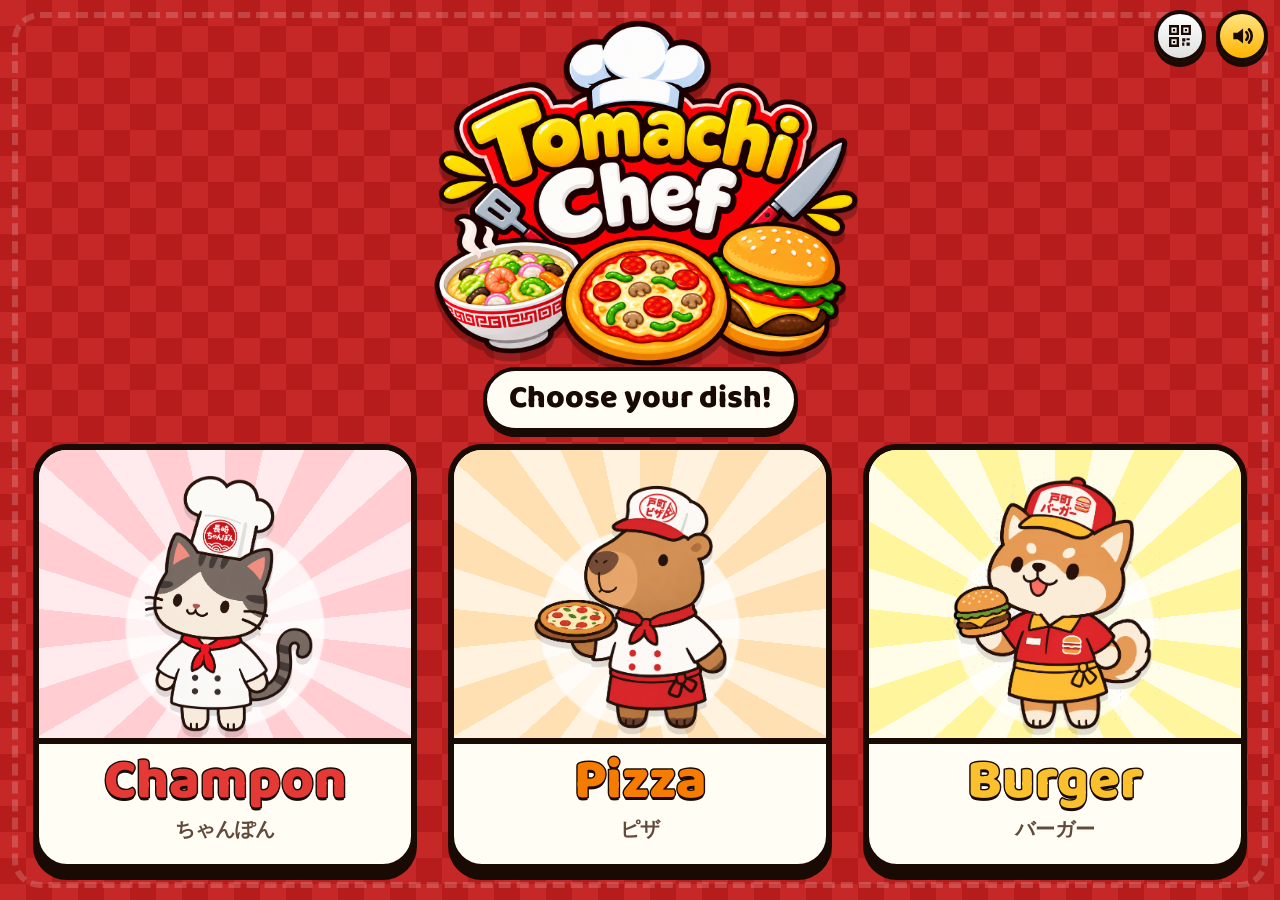
<file: index.html>
<!DOCTYPE html>
<html lang="en">
<head>
  <meta charset="UTF-8">
  <meta name="viewport" content="width=device-width, initial-scale=1, maximum-scale=1, user-scalable=no">
  <title>Tomachi Chef</title>
  <link rel="preconnect" href="https://fonts.googleapis.com">
  <link rel="preconnect" href="https://fonts.gstatic.com" crossorigin>
  <link href="https://fonts.googleapis.com/css2?family=Baloo+2:wght@600;700;800&family=Nunito:wght@700;800;900&display=swap" rel="stylesheet">
  <link rel="stylesheet" href="css/game.css?v=20261022">
  <link rel="icon" href="data:image/svg+xml,<svg xmlns='http://www.w3.org/2000/svg' viewBox='0 0 100 100'><circle cx='50' cy='50' r='46' fill='%23e53935'/><ellipse cx='50' cy='58' rx='28' ry='10' fill='%23f0c978'/></svg>">
</head>
<body>
  <!-- Shared SVG effects: glossy "real food" shading, champon broth mask + front-lip clip -->
  <svg class="svg-defs" width="0" height="0" style="position:absolute;width:0;height:0;overflow:hidden" aria-hidden="true" focusable="false">
    <defs>
      <filter id="tc-food" x="-25%" y="-25%" width="150%" height="160%" color-interpolation-filters="sRGB">
        <feGaussianBlur in="SourceAlpha" stdDeviation="7" result="blur"/>
        <feSpecularLighting in="blur" surfaceScale="5" specularConstant=".85" specularExponent="20" lighting-color="#ffffff" result="spec">
          <feDistantLight azimuth="235" elevation="48"/>
        </feSpecularLighting>
        <feComposite in="spec" in2="SourceAlpha" operator="in" result="specIn"/>
        <feComposite in="SourceGraphic" in2="specIn" operator="arithmetic" k1="0" k2="1" k3=".5" k4="0" result="lit"/>
        <feGaussianBlur in="SourceAlpha" stdDeviation="6" result="sh"/>
        <feOffset in="sh" dx="4" dy="12" result="sho"/>
        <feFlood flood-color="#4a2400" flood-opacity=".45"/>
        <feComposite in2="sho" operator="in" result="shadow"/>
        <feMerge><feMergeNode in="shadow"/><feMergeNode in="lit"/></feMerge>
      </filter>
      <filter id="tc-food-sm" x="-25%" y="-25%" width="150%" height="160%" color-interpolation-filters="sRGB">
        <feGaussianBlur in="SourceAlpha" stdDeviation="2.2" result="blur"/>
        <feSpecularLighting in="blur" surfaceScale="3" specularConstant=".8" specularExponent="18" lighting-color="#ffffff" result="spec">
          <feDistantLight azimuth="235" elevation="50"/>
        </feSpecularLighting>
        <feComposite in="spec" in2="SourceAlpha" operator="in" result="specIn"/>
        <feComposite in="SourceGraphic" in2="specIn" operator="arithmetic" k1="0" k2="1" k3=".45" k4="0" result="lit"/>
        <feGaussianBlur in="SourceAlpha" stdDeviation="1.6" result="sh"/>
        <feOffset in="sh" dx="1" dy="3" result="sho"/>
        <feFlood flood-color="#4a2400" flood-opacity=".4"/>
        <feComposite in2="sho" operator="in" result="shadow"/>
        <feMerge><feMergeNode in="shadow"/><feMergeNode in="lit"/></feMerge>
      </filter>
      <radialGradient id="tc-fade" cx=".5" cy=".5" r=".5">
        <stop offset=".72" stop-color="#fff"/>
        <stop offset=".97" stop-color="#000"/>
      </radialGradient>
      <mask id="tc-broth-mask" maskUnits="userSpaceOnUse" x="0" y="0" width="1349" height="1166">
        <ellipse cx="668" cy="620" rx="476" ry="312" fill="url(#tc-fade)"/>
      </mask>
      <clipPath id="tc-front-clip" clipPathUnits="userSpaceOnUse">
        <path d="M0 -300 H1349 V620 H1144 A476 312 0 0 1 192 620 Z"/>
      </clipPath>
      <radialGradient id="tc-broth" cx=".45" cy=".4" r=".6">
        <stop offset="0" stop-color="#fbf1dc"/>
        <stop offset=".6" stop-color="#f1dcb2"/>
        <stop offset="1" stop-color="#dcb67a"/>
      </radialGradient>
      <!-- UI icons -->
      <symbol id="i-home" viewBox="0 0 24 24"><path d="M3 11.5 12 4l9 7.5" fill="none" stroke="currentColor" stroke-width="2.8" stroke-linecap="round" stroke-linejoin="round"/><path d="M5.5 10v9.5h5v-5.5h3v5.5h5V10" fill="currentColor"/></symbol>
      <symbol id="i-sound" viewBox="0 0 24 24"><path d="M4 9h4l5-4v14l-5-4H4z" fill="currentColor"/><path d="M16 8.5a5 5 0 0 1 0 7M18.5 6a8.5 8.5 0 0 1 0 12" fill="none" stroke="currentColor" stroke-width="2.4" stroke-linecap="round"/></symbol>
      <symbol id="i-mute" viewBox="0 0 24 24"><path d="M4 9h4l5-4v14l-5-4H4z" fill="currentColor"/><path d="M16.5 9.5l5 5M21.5 9.5l-5 5" fill="none" stroke="currentColor" stroke-width="2.6" stroke-linecap="round"/></symbol>
      <symbol id="i-back" viewBox="0 0 24 24"><path d="M14.5 5 7.5 12l7 7" fill="none" stroke="currentColor" stroke-width="3.4" stroke-linecap="round" stroke-linejoin="round"/></symbol>
      <symbol id="i-next" viewBox="0 0 24 24"><path d="M9.5 5l7 7-7 7" fill="none" stroke="currentColor" stroke-width="3.4" stroke-linecap="round" stroke-linejoin="round"/></symbol>
      <symbol id="i-again" viewBox="0 0 24 24"><path d="M19 12a7 7 0 1 1-2.05-4.95" fill="none" stroke="currentColor" stroke-width="2.8" stroke-linecap="round"/><path d="M20 3.5v5h-5" fill="none" stroke="currentColor" stroke-width="2.8" stroke-linecap="round" stroke-linejoin="round"/></symbol>
      <symbol id="i-save" viewBox="0 0 24 24"><path d="M12 3.5v11M7 10l5 5 5-5" fill="none" stroke="currentColor" stroke-width="2.8" stroke-linecap="round" stroke-linejoin="round"/><path d="M4 16.5v3h16v-3" fill="none" stroke="currentColor" stroke-width="2.8" stroke-linecap="round" stroke-linejoin="round"/></symbol>
      <symbol id="i-qr" viewBox="0 0 24 24"><path d="M3 3h7v7H3zM14 3h7v7h-7zM3 14h7v7H3z" fill="none" stroke="currentColor" stroke-width="2.2"/><path d="M5.5 5.5h2v2h-2zM16.5 5.5h2v2h-2zM5.5 16.5h2v2h-2zM14 14h3v3h-3zM18 18h3v3h-3zM18 14h3v2h-3zM14 18h2v3h-2z" fill="currentColor"/></symbol>
      <symbol id="i-restart" viewBox="0 0 24 24"><path d="M5 12a7 7 0 1 0 2.05-4.95" fill="none" stroke="currentColor" stroke-width="2.8" stroke-linecap="round"/><path d="M4 3.5v5h5" fill="none" stroke="currentColor" stroke-width="2.8" stroke-linecap="round" stroke-linejoin="round"/></symbol>
      <symbol id="i-hat" viewBox="0 0 64 56"><path d="M16 34c-9 0-14-7-13-14 1-8 9-12 16-9 2-7 8-11 13-11s11 4 13 11c7-3 15 1 16 9 1 7-4 14-13 14z" fill="#fff" stroke="#1a0a04" stroke-width="4" stroke-linejoin="round"/><path d="M16 33h32v15a4 4 0 0 1-4 4H20a4 4 0 0 1-4-4z" fill="#fff" stroke="#1a0a04" stroke-width="4" stroke-linejoin="round"/><path d="M16 42h32" stroke="#e53935" stroke-width="5"/></symbol>
    </defs>
  </svg>
  <div id="game">
    <div id="hud">
      <div class="hud-left">
        <button id="btn-home" class="hud-pill hud-home" type="button" aria-label="Back to the menu"><svg class="ico" aria-hidden="true"><use href="#i-home"/></svg><span>Menu</span></button>
        <button id="btn-again" class="hud-pill hud-again result-only" type="button" aria-label="Make another one"><svg class="ico" aria-hidden="true"><use href="#i-again"/></svg><span>Again</span></button>
        <button id="btn-print" class="hud-pill hud-save result-only" type="button" aria-label="Save picture"><svg class="ico" aria-hidden="true"><use href="#i-save"/></svg><span>Save</span></button>
      </div>
      <div class="hud-right">
        <button id="btn-qr" class="hud-btn hud-qr" type="button" aria-label="Show QR code"><svg class="ico" aria-hidden="true"><use href="#i-qr"/></svg></button>
        <button id="btn-mute" class="hud-btn" type="button" aria-label="Mute sound"><svg class="ico" aria-hidden="true"><use href="#i-sound"/></svg></button>
      </div>
    </div>

    <section id="screen-title" class="screen is-active">
      <div class="deco-dots" aria-hidden="true"></div>
      <h1 class="game-logo"><img src="assets/logo.png" alt="Tomachi Chef"></h1>
      <p class="title-prompt">Choose your dish!</p>
      <div class="mode-grid" id="mode-grid">
        <button class="mode-card" type="button" data-mode="champon">
          <span class="mode-art"><img class="mode-chef" src="assets/chef.png" alt="Champon chef"></span>
          <span class="mode-name">Champon</span>
          <span class="mode-sub">ちゃんぽん</span>
        </button>
        <button class="mode-card" type="button" data-mode="pizza">
          <span class="mode-art"><img class="mode-chef" src="assets/pizzachef.png" alt="Pizza chef"></span>
          <span class="mode-name">Pizza</span>
          <span class="mode-sub">ピザ</span>
        </button>
        <button class="mode-card" type="button" data-mode="burger">
          <span class="mode-art"><img class="mode-chef" src="assets/burgerchef.png" alt="Burger chef"></span>
          <span class="mode-name">Burger</span>
          <span class="mode-sub">バーガー</span>
        </button>
        <button class="mode-card" type="button" data-mode="sandwich">
          <span class="mode-art"><img class="mode-chef" src="assets/sandwichchef.png" alt="Sandwich chef"></span>
          <span class="mode-name">Sandwich</span>
          <span class="mode-sub">サンドイッチ</span>
        </button>
      </div>
    </section>

    <section id="screen-pick" class="screen">
      <header class="play-header">
        <div class="progress-pills" id="pick-pills"></div>
        <h2 class="play-title" id="pick-title">ざいりょう 1 / 3</h2>
        <p class="play-hint">おいしいものをえらぼう！ 下にスクロールしてね ↓</p>
      </header>
      <div class="play-body">
        <aside class="bowl-dock">
          <div class="dock-label" id="pick-dock-label">あなたのちゃんぽん</div>
          <div id="pick-bowl"></div>
        </aside>
        <div class="table-green">
          <div id="ing-grid" class="ing-grid"></div>
        </div>
      </div>
      <footer class="play-footer">
        <button id="btn-pick-back" class="btn btn-back" type="button"><svg class="ico" aria-hidden="true"><use href="#i-back"/></svg><span>もどる</span></button>
        <button id="btn-pick-restart" class="btn btn-restart" type="button"><svg class="ico" aria-hidden="true"><use href="#i-restart"/></svg><span>はじめから</span></button>
        <div id="pick-chef" class="mascot mascot-corner"></div>
      </footer>
    </section>

    <section id="screen-country" class="screen">
      <header class="play-header">
        <div class="progress-pills" id="country-pills"></div>
        <h2 class="play-title" id="country-title">どこからきた？</h2>
        <p class="play-hint" id="country-hint">国をえらぼう！ ↓</p>
      </header>
      <div class="play-body country-body">
        <aside class="choice-hero" id="country-hero"></aside>
        <div class="table-green country-table">
          <div id="country-grid" class="country-grid"></div>
        </div>
        <aside class="bowl-dock mini">
          <div class="dock-label" id="country-dock-label">あなたのちゃんぽん</div>
          <div id="country-bowl"></div>
        </aside>
      </div>
      <footer class="play-footer">
        <button id="btn-country-back" class="btn btn-back" type="button"><svg class="ico" aria-hidden="true"><use href="#i-back"/></svg><span>もどる</span></button>
        <button id="btn-country-restart" class="btn btn-restart" type="button"><svg class="ico" aria-hidden="true"><use href="#i-restart"/></svg><span>はじめから</span></button>
      </footer>
    </section>

    <section id="screen-sauce" class="screen">
      <header class="play-header">
        <h2 class="play-title">ソースをぬろう！</h2>
        <p class="play-hint">ソースをえらんでピザにぬろう！</p>
      </header>
      <div class="play-body sauce-body">
        <aside class="sauce-tools">
          <div class="dock-label">Sauce ソース</div>
          <div class="sauce-list">
            <button class="sauce-btn is-active" type="button" data-sauce="tomato">
              <span class="sauce-jar sauce-tomato"></span><span class="sauce-en">Tomato</span><span class="sauce-ja">トマト</span>
            </button>
            <button class="sauce-btn" type="button" data-sauce="bbq">
              <span class="sauce-jar sauce-bbq"></span><span class="sauce-en">BBQ</span><span class="sauce-ja">バーベキュー</span>
            </button>
            <button class="sauce-btn" type="button" data-sauce="pesto">
              <span class="sauce-jar sauce-pesto"></span><span class="sauce-en">Pesto</span><span class="sauce-ja">ジェノベーゼ</span>
            </button>
            <button class="sauce-btn" type="button" data-sauce="white">
              <span class="sauce-jar sauce-white"></span><span class="sauce-en">White</span><span class="sauce-ja">ホワイト</span>
            </button>
          </div>
          <div class="sauce-meter"><div id="sauce-fill"></div><span id="sauce-pct">0%</span></div>
          <p class="sauce-tip" id="sauce-tip">ピザを なぞって ぬろう！</p>
          <button id="btn-sauce-clear" class="btn btn-restart btn-small" type="button"><svg class="ico" aria-hidden="true"><use href="#i-restart"/></svg>けす</button>
        </aside>
        <div class="table-green pizza-table">
          <div id="pizza-paint" class="pizza-wrap"></div>
        </div>
      </div>
      <footer class="play-footer">
        <button id="btn-sauce-back" class="btn btn-back" type="button"><svg class="ico" aria-hidden="true"><use href="#i-back"/></svg><span>もどる</span></button>
        <button id="btn-sauce-next" class="btn btn-yes btn-next" type="button"><span>つぎへ</span><svg class="ico" aria-hidden="true"><use href="#i-next"/></svg></button>
      </footer>
    </section>

    <section id="screen-cheese" class="screen">
      <header class="play-header">
        <h2 class="play-title">チーズをえらぼう！</h2>
        <p class="play-hint" id="cheese-hint">チーズをえらんでね！</p>
      </header>
      <div class="play-body cheese-body">
        <aside class="sauce-tools cheese-tools">
          <div class="dock-label">Cheese チーズ</div>
          <div id="cheese-grid" class="cheese-list"></div>
        </aside>
        <div class="table-green pizza-table">
          <div id="cheese-preview" class="pizza-wrap cheese-stage"></div>
        </div>
      </div>
      <footer class="play-footer">
        <button id="btn-cheese-back" class="btn btn-back" type="button"><svg class="ico" aria-hidden="true"><use href="#i-back"/></svg><span>もどる</span></button>
        <button id="btn-cheese-next" class="btn btn-yes btn-next" type="button"><span>つぎへ</span><svg class="ico" aria-hidden="true"><use href="#i-next"/></svg></button>
      </footer>
    </section>

    <section id="screen-pizza" class="screen">
      <header class="play-header">
        <h2 class="play-title">トッピングをのせよう！</h2>
        <p class="play-hint" id="pizza-hint">トッピングをのせよう！ えらんでピザをタップ！</p>
      </header>
      <div class="play-body pizza-build">
        <aside class="topping-tray">
          <div class="dock-label">トッピング</div>
          <div id="pizza-grid" class="topping-list"></div>
          <div class="stack-count" id="pizza-count"></div>
        </aside>
        <div class="table-green pizza-table">
          <div id="pizza-live" class="pizza-live pizza-large"></div>
        </div>
      </div>
      <footer class="play-footer">
        <button id="btn-pizza-back" class="btn btn-back" type="button"><svg class="ico" aria-hidden="true"><use href="#i-back"/></svg><span>もどる</span></button>
        <button id="btn-pizza-undo" class="btn btn-restart" type="button">もどす</button>
        <button id="btn-pizza-done" class="btn btn-yes btn-next" type="button"><span>やく！</span><svg class="ico" aria-hidden="true"><use href="#i-next"/></svg></button>
      </footer>
    </section>

    <section id="screen-burger-patty" class="screen">
      <header class="play-header">
        <h2 class="play-title">パティをえらぼう！</h2>
        <p class="play-hint">すきなパティをえらんでね！</p>
      </header>
      <div class="play-body">
        <aside class="stack-dock burger-dock">
          <div class="dock-label">あなたのバーガー</div>
          <div id="burger-patty-preview" class="burger-preview"></div>
        </aside>
        <div class="table-green">
          <div id="burger-patty-grid" class="ing-grid burger-grid"></div>
        </div>
      </div>
      <footer class="play-footer">
        <button id="btn-burger-patty-back" class="btn btn-back" type="button"><svg class="ico" aria-hidden="true"><use href="#i-back"/></svg><span>もどる</span></button>
        <button id="btn-burger-patty-next" class="btn btn-yes btn-next" type="button" disabled><span>つぎへ</span><svg class="ico" aria-hidden="true"><use href="#i-next"/></svg></button>
      </footer>
    </section>

    <section id="screen-burger-cheese" class="screen">
      <header class="play-header">
        <h2 class="play-title">チーズをえらぼう！</h2>
        <p class="play-hint">チーズをえらんでね！</p>
      </header>
      <div class="play-body">
        <aside class="stack-dock burger-dock">
          <div class="dock-label">あなたのバーガー</div>
          <div id="burger-cheese-preview" class="burger-preview"></div>
        </aside>
        <div class="table-green">
          <div id="burger-cheese-grid" class="ing-grid burger-grid"></div>
        </div>
      </div>
      <footer class="play-footer">
        <button id="btn-burger-cheese-back" class="btn btn-back" type="button"><svg class="ico" aria-hidden="true"><use href="#i-back"/></svg><span>もどる</span></button>
        <button id="btn-burger-cheese-next" class="btn btn-yes btn-next" type="button" disabled><span>つぎへ</span><svg class="ico" aria-hidden="true"><use href="#i-next"/></svg></button>
      </footer>
    </section>

    <section id="screen-stack" class="screen">
      <header class="play-header">
        <h2 class="play-title" id="stack-title">はさんで作ろう！</h2>
        <p class="play-hint" id="stack-hint">具をえらんで重ねよう！ スタックをタップでへらせるよ</p>
      </header>
      <div class="play-body">
        <aside class="stack-dock">
          <div class="dock-label">あなたのスタック</div>
          <div id="stack-live" class="stack-live"></div>
          <div class="stack-count" id="stack-count"></div>
        </aside>
        <div class="table-green">
          <div id="stack-grid" class="ing-grid"></div>
        </div>
      </div>
      <footer class="play-footer">
        <button id="btn-stack-back" class="btn btn-back" type="button"><svg class="ico" aria-hidden="true"><use href="#i-back"/></svg><span>もどる</span></button>
        <button id="btn-stack-clear" class="btn btn-restart" type="button">けす</button>
        <button id="btn-stack-done" class="btn btn-yes btn-next" type="button"><span>やく！</span><svg class="ico" aria-hidden="true"><use href="#i-next"/></svg></button>
      </footer>
    </section>

    <section id="screen-cook" class="screen">
      <h2 class="cook-title" id="cook-title">ちゃんぽんを作ろう！</h2>
      <div id="cook-bowl" class="cook-bowl-wrap"></div>
      <p class="cook-sub" id="cook-sub">めんをいれるよ！ するする〜！</p>
    </section>

    <section id="screen-result" class="screen">
      <h2 class="result-banner" id="result-banner">あなたのちゃんぽん！</h2>
      <div class="result-layout">
        <div class="result-left">
          <div id="result-bowl"></div>
        </div>
        <div class="result-right">
          <div id="result-list" class="letter-board"></div>
        </div>
      </div>
      <div id="result-chef" class="mascot mascot-result"></div>
      <div id="confetti" aria-hidden="true"></div>
    </section>
  </div>
  <div id="fly-layer"></div>
  <div id="confirm-modal" class="modal" hidden>
    <div class="modal-card">
      <div id="confirm-art" class="confirm-art"></div>
      <h2 id="confirm-en"></h2>
      <p id="confirm-ja"></p>
      <p class="confirm-q" id="confirm-q">これでいい？</p>
      <div class="confirm-actions">
        <button id="confirm-no" class="btn btn-back" type="button">ちがう</button>
        <button id="confirm-yes" class="btn btn-yes" type="button">はい！</button>
      </div>
    </div>
  </div>

  <div id="qr-modal" class="modal" hidden>
    <div class="modal-card qr-card" role="dialog" aria-label="QR code">
      <h2 class="qr-title">Scan and play!</h2>
      <p class="qr-ja">QRコードを よみこんでね！</p>
      <img class="qr-img" src="assets/qrcode.png" alt="QR code for Tomachi Chef">
      <button id="qr-close" class="btn btn-yes" type="button">OK!</button>
    </div>
  </div>

  <script src="js/data.js?v=20261022"></script>
  <script src="js/audio.js?v=20261022"></script>
  <script src="js/art.js?v=20261022"></script>
  <script src="js/game.js?v=20261022"></script>
</body>
</html>
</file>
<file: css/game.css>
:root {
  --ink: #3b1d0a;
  --ink-deep: #1a0a04;
  --cream: #fff6e0;
  --gold: #ffd54f;
  --gold-dark: #f9a825;
  --cyan: #26c6da;
  --cyan-dark: #00838f;
  --red: #d32f2f;
  --red-deep: #9b1b1b;
  --maroon: #8e2430;
  --green: #43a047;
  --green-dark: #2e7d32;
  --shadow: 0 8px 0 var(--ink-deep);
  --font-body: "Nunito", "Hiragino Maru Gothic ProN", "Hiragino Sans", "Yu Gothic", "Trebuchet MS", "Segoe UI", sans-serif;
  --font-display: "Baloo 2", "Nunito", "Arial Rounded MT Bold", "Hiragino Maru Gothic ProN", "Trebuchet MS", sans-serif;
}

* {
  box-sizing: border-box;
  margin: 0;
  padding: 0;
}

html, body {
  height: 100%;
  overflow: hidden;
}

body {
  font-family: var(--font-body);
  color: var(--ink);
  background-color: #c62828;
  background-image:
    linear-gradient(45deg, #b71c1c 25%, transparent 25%),
    linear-gradient(-45deg, #b71c1c 25%, transparent 25%),
    linear-gradient(45deg, transparent 75%, #b71c1c 75%),
    linear-gradient(-45deg, transparent 75%, #b71c1c 75%);
  background-size: 52px 52px;
  background-position: 0 0, 0 26px, 26px -26px, -26px 0;
  user-select: none;
}

button {
  font-family: inherit;
  cursor: pointer;
}

#game {
  position: relative;
  width: 100vw;
  height: 100vh;
  height: 100dvh;
  min-height: 100%;
}

.screen {
  position: absolute;
  inset: 0;
  display: none;
  flex-direction: column;
  padding: 16px 20px 12px;
}

.screen.is-active {
  display: flex;
  animation: screenIn 0.35s ease;
}

@keyframes screenIn {
  from { opacity: 0; transform: scale(0.98); }
  to { opacity: 1; transform: scale(1); }
}

#hud {
  position: absolute;
  top: 10px;
  right: 12px;
  z-index: 40;
}

.hud-btn {
  width: 52px;
  height: 52px;
  border-radius: 50%;
  border: 4px solid var(--ink-deep);
  background: var(--gold);
  font-size: 24px;
  box-shadow: 0 4px 0 var(--ink-deep);
}

.hud-btn:active {
  transform: translateY(3px);
  box-shadow: 0 1px 0 var(--ink-deep);
}

.btn {
  border: 4px solid var(--ink-deep);
  border-radius: 18px;
  font-family: var(--font-display);
  font-weight: 800;
  letter-spacing: 0.03em;
  text-transform: uppercase;
  color: #fff;
  box-shadow: var(--shadow);
  transition: transform 0.08s ease, box-shadow 0.08s ease;
}

.btn:hover {
  transform: translateY(-2px) scale(1.03);
}

.btn:active {
  transform: translateY(6px) scale(0.98);
  box-shadow: 0 2px 0 var(--ink-deep);
}

.btn-play {
  background: linear-gradient(#4dd0e1, #00acc1);
  font-size: clamp(28px, 4vw, 46px);
  padding: 14px 54px 16px;
  border-radius: 40px 18px 40px 18px;
  text-shadow: 0 3px 0 #006064;
}

.btn-back,
.btn-restart {
  min-width: 160px;
  min-height: 64px;
  font-size: 20px;
  padding: 10px 18px;
}

.btn-back {
  background: linear-gradient(#ef5350, #c62828);
}

.btn-restart {
  background: linear-gradient(#ab47bc, #8e24aa);
}

.btn:disabled {
  opacity: 0.38;
  pointer-events: none;
}

.game-title {
  text-align: center;
  line-height: 0.9;
  margin-top: 4px;
  z-index: 3;
  font-family: var(--font-display);
}

.game-title span {
  display: block;
  font-size: clamp(48px, 8vw, 86px);
  color: #fff59d;
  text-shadow:
    4px 4px 0 var(--ink-deep),
    -2px 0 0 var(--ink-deep),
    2px 0 0 var(--ink-deep),
    0 -2px 0 var(--ink-deep),
    0 6px 0 #8d6e00;
}

.game-title span:last-child {
  color: #fff;
}

.mascot {
  position: absolute;
  pointer-events: none;
}

.mascot-title {
  right: 1%;
  bottom: 2%;
  width: min(260px, 24vw);
}

.mascot-corner {
  display: none;
}

.mascot-result {
  left: 10px;
  right: auto;
  bottom: 8px;
  width: min(150px, 15vw);
  transform: scaleX(-1);
}

/* Pizza chef gets extra presence on the final screen. */
#result-chef.chef-pizza {
  width: min(220px, 21vw);
}

.chef-img,
.chef-svg {
  width: 100%;
  height: auto;
  display: block;
  filter: drop-shadow(0 8px 0 rgba(0,0,0,.15));
  animation: chefBob 2.4s ease-in-out infinite;
}

@keyframes chefBob {
  0%, 100% { transform: translateY(0); }
  50% { transform: translateY(-8px); }
}

.bowl {
  position: relative;
  width: 100%;
}

.bowl-art {
  position: relative;
  width: 100%;
}

.bowl-base {
  width: 100%;
  height: auto;
  display: block;
  filter: drop-shadow(0 12px 0 rgba(0,0,0,.16));
}

.bowl-lg { width: min(460px, 54vh); }
.bowl-md { width: min(300px, 36vh); }
.bowl-sm { width: min(220px, 28vh); }
.bowl-xl { width: min(620px, 74vh); }

.steam {
  position: absolute;
  left: 50%;
  top: 2%;
  width: 56%;
  height: 32%;
  transform: translateX(-50%);
  pointer-events: none;
  z-index: 4;
}

.steam span {
  position: absolute;
  bottom: 0;
  width: 20px;
  height: 58px;
  border-radius: 50%;
  background: linear-gradient(to top, rgba(255,255,255,0) 0%, rgba(255,255,255,.85) 55%, rgba(255,255,255,0) 100%);
  filter: blur(3px);
  opacity: 0;
  animation: steamRise 3.6s ease-in-out infinite;
}

.steam span:nth-child(1) { left: 6%; animation-delay: 0s; }
.steam span:nth-child(2) { left: 27%; animation-delay: .9s; animation-duration: 3.2s; }
.steam span:nth-child(3) { left: 48%; width: 24px; animation-delay: 1.8s; }
.steam span:nth-child(4) { left: 69%; animation-delay: .5s; animation-duration: 4.1s; }
.steam span:nth-child(5) { left: 88%; animation-delay: 1.3s; animation-duration: 3.4s; }

@keyframes steamRise {
  0% { opacity: 0; transform: translate(0, 20px) scale(.6, .7); }
  30% { opacity: .9; }
  55% { transform: translate(-12px, -36px) scale(1, 1.15); }
  100% { opacity: 0; transform: translate(12px, -92px) scale(1.3, 1.45); }
}

/* champon contents (SVG over the bowl photo) */
.bowl-food {
  position: absolute;
  inset: 0;
  width: 100%;
  height: 100%;
  overflow: visible;
  pointer-events: none;
}
.broth-body { fill: url(#tc-broth); }
.broth-rim { fill: #b98a4e; opacity: .55; filter: blur(3px); }
.broth-glint path { fill: none; stroke: #fffdf4; stroke-width: 15; stroke-linecap: round; opacity: .75; }
.broth-glint circle { fill: #fffdf4; opacity: .75; }
.bw-level { transform-box: view-box; transform-origin: 668px 640px; }
.bw-bubbles circle { fill: rgba(255, 250, 235, .35); stroke: rgba(255, 255, 255, .85); stroke-width: 3; opacity: 0; transform-box: fill-box; transform-origin: center; }
.broth-sheen { fill: #fffaf0; opacity: .35; animation: brothSheen 4s ease-in-out infinite; transform-box: fill-box; transform-origin: center; }
@keyframes brothSheen {
  0%, 100% { transform: translate(0, 0) scale(1); opacity: .3; }
  50% { transform: translate(30px, 8px) scale(1.08); opacity: .45; }
}
.broth-oil ellipse { fill: #f7c55d; opacity: .55; stroke: #fff6d8; stroke-width: 3; }
.nd path { fill: none; stroke-linecap: round; stroke-linejoin: round; }
.nd-bed { fill: #e2b457; filter: blur(14px); opacity: .95; }
.nd .nd-sh { stroke: #a8741f; stroke-width: 32; opacity: .5; transform: translate(3px, 7px); }
.nd .nd-body { stroke: #f2c95e; stroke-width: 25; }
.nd .nd-body:nth-child(6n+2) { stroke: #f6d579; }
.nd .nd-body:nth-child(6n+5) { stroke: #e8b94a; }
.nd .nd-hi { stroke: #fff6cf; stroke-width: 7; opacity: .8; transform: translate(-3px, -6px); }
.sprouts path { fill: none; stroke: #fffdf2; stroke-width: 11; stroke-linecap: round; filter: drop-shadow(1px 3px 0 rgba(120, 80, 20, .35)); }
.tp-soak { fill: #ecd3a2; opacity: .55; filter: blur(10px); }
.onions ellipse { fill: #c6ec8c; stroke: #3f9a2a; stroke-width: 6; }
.sesame ellipse { fill: #fff4d0; stroke: #b88a3c; stroke-width: 1.5; }
.bw-stream path { fill: none; stroke-linecap: round; }
.bw-stream .bw-stream-body { stroke: #e9c987; stroke-width: 58; }
.bw-stream .bw-stream-hi { stroke: #fff6dc; stroke-width: 12; opacity: .85; }
.bw-pot { transform-box: fill-box; transform-origin: 0 0; opacity: 0; }
.pot-body { fill: #4caf50; stroke: #1b5e20; stroke-width: 8; }
.pot-band { fill: #2e7d32; stroke: #1b5e20; stroke-width: 8; }
.pot-handle { fill: #8d6e63; stroke: #4e342e; stroke-width: 8; }
.pot-eye { fill: #3e2723; }
.pot-cheek { fill: #ff8a80; opacity: .8; }
.pot-mouth { fill: none; stroke: #3e2723; stroke-width: 7; stroke-linecap: round; }
.pot-shine { fill: none; stroke: #c8e6c9; stroke-width: 9; stroke-linecap: round; }
.bw-pourdrops circle, .bw-drops circle { fill: #f1d9a6; stroke: #fff6d8; stroke-width: 3; opacity: 0; transform-box: fill-box; transform-origin: center; }
.bw-ripple ellipse, .bw-splash ellipse { fill: none; stroke: #fffaf0; stroke-width: 10; opacity: 0; }
.bw-bob { animation: brothBob 2.6s ease-in-out infinite; animation-delay: var(--d, 0s); }
@keyframes brothBob {
  0%, 100% { transform: translateY(0); }
  50% { transform: translateY(-6px); }
}

/* stage visibility */
.bw-noodles, .bw-slot, .bw-garnish, .bw-stream, .bw-ripple, .bw-splash, .bw-pourdrops { display: none; }
.show-noodles .bw-noodles, .show-t0 .bw-t0, .show-t1 .bw-t1, .show-t2 .bw-t2, .show-garnish .bw-garnish { display: inline; }
.bowl .steam { opacity: 0; transition: opacity .6s ease; }
.bowl.show-garnish .steam, .bowl.show-noodles.is-still .steam, .bowl.show-steam .steam { opacity: 1; }

/* cook-mode entrances (only when the bowl is being cooked live) */
/* 0. the empty bowl slams onto the table */
.bowl.bowl-enter .bowl-art { animation: bowlEnter .85s cubic-bezier(.3,1.2,.5,1) both; }
@keyframes bowlEnter {
  0% { transform: translateY(-130%) scale(.88, 1.18) rotate(-6deg); opacity: 0; }
  50% { opacity: 1; transform: translateY(3%) scale(1.1, .86) rotate(2deg); }
  68% { transform: translateY(-4%) scale(.96, 1.06) rotate(-1deg); }
  84% { transform: translateY(1%) scale(1.02, .98); }
  100% { transform: none; opacity: 1; }
}
.bowl-dust { position: absolute; left: 14%; right: 14%; bottom: 2%; height: 14%; border-radius: 50%; border: 8px solid rgba(255, 255, 255, .85); opacity: 0; pointer-events: none; z-index: 5; }
.bowl.bowl-enter .bowl-dust { animation: dustRing .7s ease-out .42s both; }
@keyframes dustRing {
  0% { opacity: .95; transform: scale(.55, .5); }
  100% { opacity: 0; transform: scale(1.5, 1.1); }
}
/* every landing makes the whole bowl squish + jiggle */
.bowl .bowl-art.bump { animation: bowlBump .45s cubic-bezier(.3,1.6,.5,1); }
@keyframes bowlBump {
  0% { transform: scale(1); }
  25% { transform: scale(1.045, .93) translateY(1.5%); }
  55% { transform: scale(.98, 1.03); }
  100% { transform: scale(1); }
}
.bowl .bowl-art.happy { animation: bowlHappy .9s ease-in-out; }
@keyframes bowlHappy {
  0%, 100% { transform: rotate(0) scale(1); }
  15% { transform: rotate(-4deg) scale(1.05, .96); }
  35% { transform: rotate(4deg) scale(.97, 1.05); }
  55% { transform: rotate(-3deg) scale(1.04); }
  75% { transform: rotate(2deg) scale(1); }
}
/* 1. soup: a curvy stream pours in, the level rises and sloshes */
.is-cooking.bowl-stage-empty.is-pouring .bw-stream { display: inline; }
.is-cooking.bowl-stage-empty.is-pouring .bw-pot { animation: potPour 2s cubic-bezier(.4,0,.3,1) both; }
@keyframes potPour {
  0% { opacity: 0; transform: translate(220px, -120px) rotate(0); }
  12% { opacity: 1; transform: translate(0, 0) rotate(-4deg); }
  26% { opacity: 1; transform: translate(0, 0) rotate(-36deg); }
  68% { opacity: 1; transform: translate(0, 0) rotate(-42deg); }
  84% { opacity: 1; transform: translate(0, 0) rotate(-4deg); }
  100% { opacity: 0; transform: translate(220px, -120px) rotate(0); }
}
.is-cooking.bowl-stage-empty.is-pouring .bw-stream path:not(.bw-pot *) { stroke-dasharray: 1 2; stroke-dashoffset: 1; animation: streamPour 2s linear both; }
@keyframes streamPour {
  0%, 24% { stroke-dashoffset: 1; }
  34% { stroke-dashoffset: 0; animation-timing-function: linear; }
  66% { stroke-dashoffset: 0; }
  78% { stroke-dashoffset: -1; }
  100% { stroke-dashoffset: -1; }
}
.is-cooking.bowl-stage-empty.is-pouring .bw-pourdrops { display: inline; }
.is-cooking.bowl-stage-empty.is-pouring .bw-pourdrops circle { animation: dropArc 1s cubic-bezier(.2,.7,.4,1) calc(var(--dl) + .5s) both; }
.is-cooking.bowl-stage-empty.is-pouring .bw-ripple { display: inline; }
.is-cooking.bowl-stage-empty.is-pouring .bw-ripple ellipse { transform-box: fill-box; transform-origin: center; animation: splashRing 1.1s ease-out .6s infinite; }
.is-cooking.bowl-stage-empty.is-pouring .bw-ripple ellipse:nth-child(2) { animation-delay: .6s; }
.is-cooking.bowl-stage-empty.is-pouring .bw-ripple ellipse:nth-child(3) { animation-delay: .9s; }
.is-cooking.bowl-stage-empty:not(.is-pouring) .bw-level { opacity: 0; }
.is-cooking.bowl-stage-empty.is-pouring .bw-level { animation: brothFill 1.6s cubic-bezier(.2,.7,.3,1) .55s both; }
@keyframes brothFill {
  0% { transform: scale(.12, .1); opacity: 0; }
  12% { opacity: 1; }
  70% { transform: scale(1.03, 1.04); opacity: 1; }
  82% { transform: scale(.985, .99); }
  100% { transform: scale(1); opacity: 1; }
}
.is-cooking .bw-bubbles circle { animation: bubbleUp 2.4s ease-in-out var(--bd) infinite; }
@keyframes bubbleUp {
  0% { opacity: 0; transform: translateY(14px) scale(.3); }
  25% { opacity: 1; }
  70% { opacity: 1; transform: translateY(-8px) scale(1); }
  100% { opacity: 0; transform: translateY(-12px) scale(1.5); }
}
.bowl.is-still .bw-bubbles circle, .bowl.show-garnish .bw-bubbles circle { animation: bubbleUp 3.2s ease-in-out var(--bd) infinite; }
/* 2. noodles: strands swirl in one by one, the pile plops and sloshes the soup */
.is-cooking .bw-noodles .nd path { stroke-dasharray: 1 2; stroke-dashoffset: 1; animation: ndDraw .7s cubic-bezier(.4,0,.3,1) calc(var(--i) * 16ms) forwards; }
@keyframes ndDraw { to { stroke-dashoffset: 0; } }
.is-cooking .bw-noodles .nd-bed { animation: bedFade .5s ease-out both; }
@keyframes bedFade { 0% { opacity: 0; } 100% { opacity: .95; } }
.is-cooking .bw-noodles .sprouts path { stroke-dasharray: 1 2; stroke-dashoffset: 1; animation: ndDraw .5s ease-out .9s forwards; }
.is-cooking .bw-noodles { transform-box: view-box; transform-origin: 668px 640px; animation: noodleLand 1.3s cubic-bezier(.3,1.4,.5,1) both; }
@keyframes noodleLand {
  0% { transform: translateY(-40px) scale(.9, 1.06); }
  60% { transform: translateY(-10px) scale(1.02, .97); }
  75% { transform: translateY(8px) scale(1.04, .94); }
  100% { transform: none; }
}
.is-cooking .bw-splash { display: inline; }
.bowl:not(.show-noodles) .bw-splash-noodles, .bowl:not(.show-t0) .bw-t0 .bw-splash, .bowl:not(.show-t1) .bw-t1 .bw-splash, .bowl:not(.show-t2) .bw-t2 .bw-splash { display: none; }
.is-cooking .bw-splash-noodles ellipse { transform-box: fill-box; transform-origin: center; animation: splashRing .8s ease-out .5s both; }
.is-cooking .bw-splash-noodles ellipse:nth-child(2) { animation-delay: .65s; }
.is-cooking .bw-slot .bw-splash ellipse { transform-box: fill-box; transform-origin: center; animation: splashRing .8s ease-out .5s both; }
.is-cooking .bw-slot .bw-splash ellipse:nth-child(2) { animation-delay: .62s; }
@keyframes splashRing {
  0% { opacity: .95; transform: scale(.4); }
  100% { opacity: 0; transform: scale(1.35); }
}
/* 3. toppings: tossed in from above, spinning, with a squishy landing + splash */
.is-cooking .bw-slot .tp-fly { transform-box: fill-box; transform-origin: 50% 70%; animation: tpFly .95s cubic-bezier(.45,.05,.7,.6) both; animation-delay: calc(var(--k) * .13s); }
@keyframes tpFly {
  0% { opacity: 0; transform: translate(var(--fx), -760px) rotate(var(--fr)) scale(1.3); }
  8% { opacity: 1; }
  56% { opacity: 1; transform: translate(0, 12px) rotate(0) scale(.92, 1.1); animation-timing-function: cubic-bezier(.2,.6,.4,1); }
  70% { transform: translate(0, -26px) scale(1.06, .93); animation-timing-function: ease-in; }
  84% { transform: translate(0, 4px) scale(.97, 1.03); }
  100% { opacity: 1; transform: none; }
}
.is-cooking .bw-slot .bw-drops circle { animation: dropArc .85s cubic-bezier(.2,.7,.4,1) var(--dl) both; }
@keyframes dropArc {
  0% { opacity: 0; transform: translate(0, 0) scale(.4); }
  12% { opacity: 1; }
  55% { transform: translate(calc(var(--dx) * .75px), calc(var(--dy) * 1px)) scale(1); }
  100% { opacity: 0; transform: translate(calc(var(--dx) * 1px), calc(var(--dy) * 1px + 150px)) scale(.55); }
}
.is-cooking .bw-slot .nd path { stroke-dasharray: 1 2; stroke-dashoffset: 1; animation: ndDraw .5s ease-out .75s forwards; }
.is-cooking .bw-slot .tp-soak { animation: bedFade .6s ease-out .6s both; }
/* 4. garnish rains down in a shower */
.is-cooking .bw-garnish .onions ellipse, .is-cooking .bw-garnish .sesame ellipse { animation: garnishFall .7s cubic-bezier(.3,1.3,.5,1) both; transform-box: fill-box; transform-origin: center; }
.is-cooking .bw-garnish ellipse:nth-child(3n) { animation-delay: .12s; }
.is-cooking .bw-garnish ellipse:nth-child(3n+1) { animation-delay: .26s; }
.is-cooking .bw-garnish ellipse:nth-child(5n+2) { animation-delay: .4s; }
.is-cooking .bw-garnish ellipse:nth-child(7n+4) { animation-delay: .52s; }
@keyframes garnishFall {
  0% { opacity: 0; transform: translateY(-340px) rotate(-200deg) scale(.7); }
  70% { opacity: 1; transform: translateY(8px) rotate(10deg) scale(1.15, .85); }
  100% { opacity: 1; transform: none; }
}

@keyframes bob {
  0%, 100% { translate: 0 0; }
  50% { translate: 0 -4px; }
}

.food-img {
  width: min(78px, 8.5vw);
  height: min(78px, 8.5vw);
  object-fit: contain;
  display: block;
  filter: drop-shadow(0 3px 0 rgba(0,0,0,.12));
}

.flag-img {
  width: min(120px, 14vw);
  height: auto;
  border-radius: 8px;
  border: 3px solid var(--ink-deep);
  box-shadow: 0 4px 0 rgba(0,0,0,.2);
  display: block;
  background: #fff;
}

.play-header {
  text-align: center;
  margin-bottom: 8px;
}

.play-title {
  color: #fff;
  font-family: var(--font-display);
  font-weight: 800;
  font-size: clamp(26px, 3.4vw, 40px);
  text-shadow: 3px 3px 0 var(--ink-deep);
}

.play-hint {
  color: #fff8e1;
  font-family: var(--font-display);
  font-size: clamp(14px, 1.8vw, 20px);
  font-weight: 800;
  text-shadow: 2px 2px 0 var(--ink-deep);
  line-height: 1.25;
}

.progress-pills {
  display: flex;
  justify-content: center;
  gap: 10px;
  margin-bottom: 6px;
}

.pill {
  width: 54px;
  height: 18px;
  border-radius: 12px;
  background: #7a1a1a;
  border: 3px solid var(--ink-deep);
  box-shadow: inset 0 0 0 2px #fff3;
}

.pill.is-done { background: #ffd54f; }
.pill.is-now {
  background: #4dd0e1;
  animation: pillPop 0.5s ease;
}

@keyframes pillPop {
  0% { transform: scale(0.7); }
  70% { transform: scale(1.15); }
  100% { transform: scale(1); }
}

.play-body {
  flex: 1;
  display: flex;
  gap: 16px;
  min-height: 0;
}

.bowl-dock {
  width: min(260px, 24vw);
  background: linear-gradient(#ffecb3, #ffc107);
  border: 6px solid #ef6c00;
  border-radius: 24px;
  padding: 10px 8px 16px;
  display: flex;
  flex-direction: column;
  align-items: center;
  justify-content: center;
  box-shadow: 0 8px 0 #bf360c;
}

.bowl-dock.mini { width: min(220px, 20vw); }

.dock-label {
  font-family: var(--font-display);
  font-weight: 900;
  font-size: 18px;
  color: var(--ink);
  margin-bottom: 4px;
  text-shadow: 2px 2px 0 var(--ink-deep);
  box-shadow: var(--shadow);
}

.table-green {
  flex: 1;
  background: repeating-linear-gradient(
    180deg,
    #66bb6a 0 26px,
    #43a047 26px 52px
  );
  border: 8px solid #ffe082;
  border-radius: 28px;
  box-shadow: inset 0 0 0 5px #2e7d32, 0 8px 0 rgba(0,0,0,.25);
  padding: 14px;
  min-width: 0;
  min-height: 0;
  overflow: hidden;
  display: flex;
  flex-direction: column;
}

.ing-grid {
  flex: 1;
  min-height: 0;
  overflow-y: auto;
  overscroll-behavior: contain;
  -webkit-overflow-scrolling: touch;
  display: grid;
  grid-template-columns: repeat(6, 1fr);
  grid-auto-rows: 112px;
  align-content: start;
  gap: 10px;
  padding: 4px;
}

.ing-grid::-webkit-scrollbar,
.country-grid::-webkit-scrollbar {
  width: 12px;
}

.ing-grid::-webkit-scrollbar-thumb,
.country-grid::-webkit-scrollbar-thumb {
  background: var(--gold);
  border-radius: 8px;
  border: 2px solid #2e7d32;
}

.ing-btn {
  border: 3px solid var(--ink-deep);
  border-radius: 14px;
  background: linear-gradient(#fffde7, #ffe082);
  display: flex;
  flex-direction: column;
  align-items: center;
  justify-content: center;
  gap: 0;
  box-shadow: 0 4px 0 var(--ink-deep);
  min-height: 0;
  padding: 6px 4px;
  color: var(--ink);
}

.ing-btn .food-img {
  width: 62px;
  height: 62px;
  object-fit: contain;
}

.ing-btn span {
  font-weight: 900;
  font-size: clamp(14px, 1.6vw, 20px);
}

.ing-btn .ing-ja {
  font-family: var(--font-display);
  font-weight: 900;
  font-size: 13px;
  line-height: 1.15;
  text-align: center;
  text-shadow: 1px 1px 0 rgba(255,255,255,.7);
}

.ing-btn .ing-en {
  font-family: var(--font-body);
  font-weight: 900;
  font-size: 10px;
  line-height: 1.1;
  text-align: center;
  opacity: 0.7;
  color: var(--ink-deep);
  text-shadow: 1px 1px 0 rgba(255,255,255,.5);
  margin-top: 1px;
}

.ing-btn:hover { transform: translateY(-3px) scale(1.04); }
.ing-btn:active { transform: translateY(4px) scale(0.96); box-shadow: 0 1px 0 var(--ink-deep); }

.ing-btn.is-used {
  opacity: 0.38;
  filter: grayscale(0.7);
  pointer-events: none;
}

.ing-btn.is-pop {
  animation: pickBounce 0.35s ease;
}

@keyframes pickBounce {
  0% { transform: scale(1); }
  40% { transform: scale(1.16) rotate(-4deg); }
  100% { transform: scale(1); }
}

.play-footer {
  display: flex;
  align-items: center;
  gap: 16px;
  height: 84px;
  padding-top: 8px;
  position: relative;
}

.country-body {
  align-items: stretch;
}

.choice-hero {
  width: min(280px, 26vw);
  background: linear-gradient(#fff8e1, #ffcc80);
  border: 6px solid #ef6c00;
  border-radius: 28px;
  display: flex;
  flex-direction: column;
  align-items: center;
  justify-content: center;
  padding: 12px;
  box-shadow: 0 8px 0 #bf360c;
}

.choice-hero .food-img {
  width: min(180px, 20vw);
  height: min(180px, 20vw);
  animation: bob 1.8s ease-in-out infinite;
}

.choice-hero h3 {
  font-family: var(--font-display);
  font-size: clamp(24px, 3vw, 36px);
  margin-top: 6px;
  text-shadow: 1px 2px 0 rgba(255,255,255,.6);
}

.hero-ja {
  font-weight: 900;
  font-size: clamp(14px, 1.8vw, 20px);
  opacity: 0.82;
  margin-top: 2px;
  font-family: var(--font-body);
  text-shadow: 1px 1px 0 rgba(255,255,255,.5);
}

.hero-sub {
  font-family: var(--font-display);
  font-weight: 800;
  font-size: 13px;
  opacity: 0.72;
  margin-top: 4px;
  text-align: center;
}

.country-grid {
  flex: 1;
  min-height: 0;
  overflow-y: auto;
  overscroll-behavior: contain;
  -webkit-overflow-scrolling: touch;
  display: grid;
  grid-template-columns: repeat(6, 1fr);
  grid-auto-rows: 122px;
  align-content: start;
  gap: 10px;
  padding: 4px;
}

.country-btn {
  border: 3px solid var(--ink-deep);
  border-radius: 16px;
  background: linear-gradient(#e3f2fd, #90caf9);
  display: flex;
  flex-direction: column;
  align-items: center;
  justify-content: center;
  gap: 2px;
  box-shadow: 0 4px 0 var(--ink-deep);
  padding: 6px 4px;
  color: var(--ink);
}

.country-btn .flag-img {
  width: 62px;
  height: auto;
}

.country-btn span {
  font-weight: 900;
  font-size: clamp(20px, 2.4vw, 30px);
}

.country-btn .country-ja {
  font-family: var(--font-display);
  font-weight: 900;
  font-size: 13px;
  line-height: 1.15;
  text-align: center;
  text-shadow: 1px 1px 0 rgba(255,255,255,.6);
}

.country-btn .country-en {
  font-weight: 900;
  font-size: 10px;
  line-height: 1.1;
  text-align: center;
  opacity: 0.7;
  color: var(--ink-deep);
  text-shadow: 1px 1px 0 rgba(255,255,255,.5);
}

.country-btn:hover { transform: translateY(-3px) scale(1.03); }
.country-btn:active { transform: translateY(5px); box-shadow: 0 1px 0 var(--ink-deep); }
.country-btn.is-pop { animation: pickBounce 0.35s ease; }

.cook-title, .cook-sub {
  text-align: center;
  color: #fff8d6;
  font-family: var(--font-display);
  text-shadow: 2px 2px 0 rgba(56, 32, 22, .72);
}

.cook-title {
  font-size: clamp(32px, 4.4vw, 52px);
  margin-top: 8px;
}

.cook-sub {
  font-size: clamp(20px, 2.6vw, 32px);
  font-weight: 800;
  margin-bottom: 10px;
}

.cook-bowl-wrap {
  flex: 1;
  display: flex;
  align-items: center;
  justify-content: center;
}

#screen-result {
  padding-top: 78px;
  padding-bottom: 8px;
  overflow: hidden;
}

.result-banner {
  text-align: center;
  color: #fff59d;
  font-family: var(--font-display);
  font-weight: 800;
  letter-spacing: 0.04em;
  font-size: clamp(44px, 6vw, 72px);
  line-height: 1;
  margin-top: -2px;
  overflow-wrap: anywhere;
  text-shadow:
    4px 4px 0 var(--ink-deep),
    -2px 0 0 var(--ink-deep),
    2px 0 0 var(--ink-deep),
    0 -2px 0 var(--ink-deep),
    0 6px 0 #8d6e00;
}

.result-layout {
  flex: 1;
  display: flex;
  gap: 18px;
  min-height: 0;
  padding: 6px 8px 0;
}

.result-left {
  flex: 1.4;
  display: flex;
  align-items: center;
  justify-content: center;
  min-height: 0;
  overflow: hidden;
  background: repeating-linear-gradient(180deg, #66bb6a 0 24px, #43a047 24px 48px);
  border: 8px solid #ffe082;
  border-radius: 30px;
  box-shadow: inset 0 0 0 5px #2e7d32, 0 8px 0 rgba(0,0,0,.2);
}

#result-bowl {
  width: min(100%, 78vh);
  max-height: 100%;
  display: flex;
  align-items: center;
  justify-content: center;
  min-height: 0;
}

#result-bowl .bowl {
  width: 100%;
  max-height: 100%;
}

.result-right {
  flex: 1;
  min-width: 0;
  min-height: 0;
  display: flex;
}

.letter-board {
  flex: 1;
  min-height: 0;
  overflow: hidden;
  background: linear-gradient(#fff8e1, #ffe082);
  border: 8px solid #ef6c00;
  border-radius: 30px;
  padding: 20px 24px;
  display: flex;
  flex-direction: column;
  justify-content: center;
  gap: 22px;
  box-shadow: 0 8px 0 #bf360c;
}

.letter-row {
  display: flex;
  align-items: center;
  gap: 18px;
}

.letter-row.is-in {
  animation: rowIn 0.45s cubic-bezier(.2,1.4,.4,1) both;
}

@keyframes rowIn {
  from { opacity: 0; transform: translateX(24px); }
  to { opacity: 1; transform: translateX(0); }
}

.letter-circle {
  flex: 0 0 auto;
  width: clamp(110px, 13vw, 160px);
  height: clamp(110px, 13vw, 160px);
  border-radius: 50%;
  border: 5px solid var(--ink-deep);
  display: flex;
  align-items: center;
  justify-content: center;
  font-family: var(--font-display);
  font-size: clamp(62px, 8vw, 100px);
  font-weight: 800;
  color: #fff;
  text-shadow: 2px 3px 0 rgba(0,0,0,.25);
  box-shadow: 0 5px 0 var(--ink-deep);
}

.letter-copy {
  min-width: 0;
}

.letter-copy .name {
  font-family: var(--font-display);
  font-size: clamp(38px, 5vw, 60px);
  font-weight: 800;
  line-height: 1.05;
  text-shadow: 1px 2px 0 rgba(255,255,255,.55);
}

.letter-copy .name .name-ja {
  font-family: var(--font-body);
  font-size: 0.52em;
  font-weight: 900;
  opacity: 0.78;
  color: var(--ink-deep);
  margin-left: 8px;
  vertical-align: middle;
  text-shadow: 1px 1px 0 rgba(255,255,255,.5);
}

.letter-copy .from {
  display: flex;
  align-items: center;
  gap: 12px;
  margin-top: 8px;
  font-family: var(--font-display);
  font-size: clamp(18px, 2.2vw, 28px);
  font-weight: 800;
  text-shadow: 1px 1px 0 rgba(255,255,255,.5);
}

.letter-copy .flag-img {
  width: 76px;
  border-width: 2px;
  border-radius: 4px;
  box-shadow: none;
}

.result-actions {
  position: absolute;
  top: 10px;
  left: 50%;
  right: auto;
  transform: translateX(-50%);
  display: flex;
  align-items: center;
  gap: 10px;
  padding: 0;
  z-index: 5;
}

.btn-round {
  width: 52px;
  height: 52px;
  border-radius: 50%;
  padding: 0 0 6px;
  font-size: 26px;
  line-height: 1;
  background: linear-gradient(#4dd0e1, #00acc1);
  text-shadow: 0 3px 0 #006064;
  display: flex;
  align-items: center;
  justify-content: center;
}

.result-mini {
  width: 48px;
  height: 48px;
}

#screen-result .result-actions .btn-round {
  width: 52px;
  height: 52px;
  min-width: 52px;
  min-height: 52px;
}

#fly-layer {
  position: fixed;
  inset: 0;
  pointer-events: none;
  z-index: 80;
}

.flyer {
  position: absolute;
  width: 90px;
  height: 90px;
  z-index: 90;
}

.flyer-dip { transform-origin: 50% 85%; }
.flyer-dip.is-flying { animation: ingredientDip .76s cubic-bezier(.22,.8,.25,1) forwards; }

@keyframes ingredientDip {
  0% { transform: translate(0, 0) rotate(-8deg) scale(1.05); opacity: 1; }
  54% { transform: translate(calc(var(--fly-dx) * .68), calc(var(--fly-dy) - 34px)) rotate(10deg) scale(.72); opacity: 1; }
  78% { transform: translate(var(--fly-dx), var(--fly-dy)) rotate(-4deg) scale(.52); opacity: 1; }
  100% { transform: translate(var(--fly-dx), calc(var(--fly-dy) + 12px)) rotate(2deg) scale(.25); opacity: 0; }
}

#country-bowl.broth-dip .bowl-art::after {
  content: "";
  position: absolute;
  left: 28%;
  top: 48%;
  width: 44%;
  height: 12%;
  border: 5px solid rgba(255, 244, 194, .9);
  border-radius: 50%;
  animation: brothSplash .76s ease-out forwards;
  pointer-events: none;
  z-index: 5;
}

@keyframes brothSplash {
  0% { transform: scale(.25); opacity: 0; }
  25% { transform: scale(.65); opacity: 1; }
  100% { transform: scale(1.35, .7); opacity: 0; }
}

.flyer .food-img {
  width: 90px;
  height: 90px;
}

#confetti {
  position: absolute;
  inset: 0;
  pointer-events: none;
  overflow: hidden;
}

.confetti-bit {
  position: absolute;
  top: -10px;
  width: 10px;
  height: 16px;
  border-radius: 2px;
  animation: fall 1.8s linear forwards;
}

@keyframes fall {
  to { transform: translateY(110vh) rotate(240deg); opacity: 0.8; }
}

.deco-dots {
  position: absolute;
  inset: 12px;
  border: 6px dashed rgba(255,255,255,.18);
  border-radius: 28px;
  pointer-events: none;
}

.modal {
  position: fixed;
  inset: 0;
  z-index: 120;
  display: flex;
  align-items: center;
  justify-content: center;
  background: rgba(26, 10, 4, 0.62);
  padding: 20px;
}

.modal[hidden] {
  display: none;
}

.modal-card {
  background: linear-gradient(#fffde7, #ffe082);
  border: 6px solid var(--ink-deep);
  border-radius: 28px;
  box-shadow: 0 10px 0 var(--ink-deep);
  padding: 24px 32px;
  text-align: center;
  max-width: min(440px, 92vw);
  animation: screenIn 0.25s ease, bob 2s ease-in-out infinite 0.3s;
}

.confirm-art {
  display: flex;
  justify-content: center;
  margin-bottom: 8px;
}

.confirm-art .food-img {
  width: 120px;
  height: 120px;
}

.confirm-art .flag-img {
  width: 160px;
}

#confirm-en {
  font-family: var(--font-display);
  font-size: clamp(26px, 3.4vw, 38px);
  line-height: 1.1;
  text-shadow: 2px 2px 0 rgba(255,255,255,.6), 1px 1px 0 rgba(0,0,0,.06);
}

#confirm-ja {
  font-family: var(--font-body);
  font-size: clamp(20px, 2.6vw, 28px);
  font-weight: 800;
  margin-top: 2px;
  opacity: 0.85;
  text-shadow: 1px 1px 0 rgba(255,255,255,.6);
}

.confirm-q {
  margin: 10px 0 14px;
  font-family: var(--font-display);
  font-size: 22px;
  font-weight: 900;
  text-shadow: 1px 2px 0 rgba(255,255,255,.5);
}

.confirm-actions {
  display: flex;
  gap: 14px;
  justify-content: center;
}

.confirm-actions .btn {
  min-width: 140px;
  min-height: 60px;
  font-size: 20px;
  padding: 10px 18px;
  font-family: var(--font-display);
  text-shadow: 2px 2px 0 rgba(0,0,0,.18);
  box-shadow: var(--shadow);
}

.btn-yes {
  background: linear-gradient(#66bb6a, #2e7d32);
}

@media (max-width: 1100px) {
  .ing-grid { grid-template-columns: repeat(4, 1fr); }
  .country-grid { grid-template-columns: repeat(4, 1fr); }
  .ing-btn .food-img { width: 52px; height: 52px; }
  .bowl-dock { width: 200px; }
  .choice-hero { width: 210px; }
}

@media (max-width: 700px) {
  .ing-grid { grid-template-columns: repeat(3, 1fr); }
  .country-grid { grid-template-columns: repeat(3, 1fr); }
}

/* ---------- multi-food maker ---------- */

.mode-grid {
  display: flex;
  gap: 18px;
  justify-content: center;
  align-items: stretch;
  flex-wrap: wrap;
  margin: 10px 0 4px;
  position: relative;
  z-index: 3;
  flex: 1;
  align-content: center;
  min-height: 0;
  overflow-y: auto;
  padding: 6px 2px 12px;
}

.mode-card {
  position: relative;
  overflow: visible;
  width: clamp(200px, 22vw, 280px);
  border: 5px solid var(--ink-deep);
  border-radius: 26px;
  background: linear-gradient(#fffde7, #ffe082);
  box-shadow: var(--shadow);
  padding: 14px 12px 14px;
  display: flex;
  flex-direction: column;
  align-items: center;
  gap: 4px;
  color: var(--ink);
  transition: transform 0.15s ease, box-shadow 0.15s ease;
  animation: screenIn 0.35s ease both;
}

.mode-card[data-mode="sandwich"] {
  display: none;
}
/* burger is enabled with new PNG assets */

.chef-bubble {
  position: absolute;
  top: -8px;
  right: -6px;
  background: #fff;
  border: 3px solid var(--ink-deep);
  border-radius: 18px;
  font-family: var(--font-display);
  font-weight: 800;
  font-size: 13px;
  padding: 4px 8px;
  box-shadow: var(--shadow);
  text-shadow: 1px 1px 0 rgba(255,255,255,.6);
  opacity: 0;
  transform: translateY(4px) scale(0.9);
  transition: 0.18s ease;
  pointer-events: none;
  white-space: nowrap;
  z-index: 4;
}

.mode-card:hover .chef-bubble,
.mode-card:focus-visible .chef-bubble {
  opacity: 1;
  transform: translateY(0) scale(1);
}

.mode-card:hover { transform: translateY(-3px) scale(1.02); box-shadow: 0 10px 0 var(--ink-deep); }
.mode-card:active { transform: translateY(4px) scale(0.97); box-shadow: 0 2px 0 var(--ink-deep); }
.mode-card .mode-chef { animation: floatBob 2.8s ease-in-out infinite; }
.mode-card:nth-child(2) .mode-chef { animation-delay: .3s; }
.mode-card:nth-child(3) .mode-chef { animation-delay: .6s; }
.mode-card:nth-child(4) .mode-chef { animation-delay: .9s; }
.mode-card:nth-child(1) { animation-delay: 0s; }
.mode-card:nth-child(2) { animation-delay: 0.08s; }
.mode-card:nth-child(3) { animation-delay: 0.16s; }
.mode-card:nth-child(4) { animation-delay: 0.24s; }

.mode-emoji { font-size: clamp(40px, 5vw, 58px); line-height: 1; }
.mode-chef {
  width: 100%;
  height: clamp(140px, 20vh, 200px);
  object-fit: contain;
  display: block;
  filter: drop-shadow(0 6px 0 rgba(0,0,0,.12));
}
.mode-name {
  font-family: var(--font-display);
  font-weight: 800;
  font-size: clamp(24px, 2.8vw, 34px);
  text-shadow: 2px 2px 0 rgba(0,0,0,.08);
}
.mode-sub {
  font-family: var(--font-display);
  font-weight: 800;
  font-size: 15px;
  opacity: 0.75;
  text-shadow: 1px 1px 0 rgba(255,255,255,.6);
}

.btn-small { min-width: 0; min-height: 48px; font-size: 16px; width: 100%; }
.btn-next { background: linear-gradient(#66bb6a, #2e7d32); min-width: 170px; min-height: 64px; font-size: 20px; padding: 10px 18px; }
.btn-menu { font-size: 34px; width: 72px; height: 72px; background: linear-gradient(#ab47bc, #8e24aa); }
.btn-print {
  background: linear-gradient(#81c784,#2e7d32);
  font-size: 28px;
  font-family: var(--font-display);
  text-shadow: 2px 2px 0 rgba(0,0,0,.18);
  box-shadow: var(--shadow);
}
.result-actions { display: flex; gap: 12px; align-items: center; }

@media print {
  #hud, .play-footer, #fly-layer, #confetti { display: none !important; }
  #game { height: auto; }
  .screen { display: none !important; }
  #screen-result { display: flex !important; position: static; }
  #result-bowl .bowl { width: 320px; }
}

/* sauce painting */
.sauce-body { align-items: stretch; }

.sauce-tools {
  width: min(230px, 22vw);
  background: linear-gradient(#ffecb3, #ffc107);
  border: 6px solid #ef6c00;
  border-radius: 24px;
  padding: 12px 10px;
  display: flex;
  flex-direction: column;
  gap: 10px;
  align-items: stretch;
  box-shadow: 0 8px 0 #bf360c;
}

.sauce-btn {
  border: 3px solid var(--ink-deep);
  border-radius: 14px;
  background: #fffde7;
  font-family: var(--font-display);
  font-weight: 900;
  font-size: 18px;
  padding: 10px;
  display: flex;
  align-items: center;
  gap: 10px;
  color: var(--ink);
  box-shadow: 0 3px 0 var(--ink-deep);
  text-shadow: 1px 1px 0 rgba(255,255,255,.5);
}
.sauce-btn.is-active { outline: 4px solid #4dd0e1; background: #fff; }
.sauce-dot { width: 26px; height: 26px; border-radius: 50%; border: 3px solid var(--ink-deep); flex: 0 0 auto; }
.sauce-tomato { background: #d93a2b; }
.sauce-bbq { background: #7a3f1d; }
.sauce-meter { height: 16px; border: 3px solid var(--ink-deep); border-radius: 10px; background: #fff; overflow: hidden; }
.sauce-meter div { height: 100%; width: 0%; background: linear-gradient(90deg, #66bb6a, #2e7d32); transition: width 0.2s ease; }
.sauce-tip { font-weight: 800; font-size: 14px; text-align: center; opacity: 0.75; }

.pizza-table { align-items: center; justify-content: center; }

.pizza-wrap {
  position: relative;
  width: min(100%, 56vh);
  aspect-ratio: 1 / 1;
}
.pizza-wrap .pizza-base { position: absolute; inset: 0; width: 100%; height: 100%; }
.pizza-wrap .pizza-base-img { position: absolute; inset: 0; width: 100%; height: 100%; object-fit: contain; }
#sauce-canvas {
  position: absolute;
  inset: 0;
  width: 100%;
  height: 100%;
  touch-action: none;
  cursor: crosshair;
}

/* pizza topping + result */
.pizza-live { width: 100%; }
.pizza { position: relative; width: 100%; aspect-ratio: 1 / 1; isolation: isolate; }
.pizza-md { max-width: 260px; margin: 0 auto; }
.pizza-lg { max-width: 340px; margin: 0 auto; }
.pizza-xl { max-width: 480px; margin: 0 auto; }
.pizza-base { position: absolute; inset: 0; width: 100%; height: 100%; filter: drop-shadow(0 12px 0 rgba(0,0,0,.16)); }
.pizza-base-img {
  position: absolute;
  inset: 0;
  width: 100%;
  height: 100%;
  object-fit: contain;
  filter: drop-shadow(0 12px 0 rgba(0,0,0,.16));
  pointer-events: none;
}
.pizza-melt-img {
  position: absolute;
  left: 12%;
  top: 12%;
  width: 76%;
  height: 76%;
  object-fit: contain;
  pointer-events: none;
}
.pizza-melt-cheddar { z-index: 3; }
.pizza-melt-mozz { z-index: 4; }
.pizza-sauce-img { position: absolute; inset: 0; width: 100%; height: 100%; pointer-events: none; z-index: 2; }
.pizza-toppings { position: absolute; inset: 0; pointer-events: none; z-index: 6; }
.pizza-top {
  position: absolute;
  width: 17%;
  aspect-ratio: 1 / 1;
  object-fit: contain;
  transform: translate(-50%, -50%) rotate(var(--r, 0deg)) scale(var(--s, 1));
  filter: url(#tc-food-sm);
}
.pizza-live.is-drop { animation: pickBounce 0.3s ease; }
.stack-count { font-weight: 900; font-size: 15px; margin-top: 8px; text-align: center; }
.ing-flag { display: block; line-height: 0; }
.ing-flag .flag-img { width: 34px; border-width: 2px; border-radius: 4px; margin: 2px auto 0; }

/* lightly baked pizza — golden tint, a few freckles, softly crisp rim. */
.pizza.is-cooked .pizza-base { filter: drop-shadow(0 12px 0 rgba(0,0,0,.16)) saturate(1.04); }
.pizza.is-cooked .pizza-sauce-img.is-baked { filter: saturate(1.05) brightness(0.95); }
.pizza-top.is-baked { filter: url(#tc-food-sm) saturate(1.08) brightness(.97); }
/* whisper of edge warmth only — the photo base carries the bake, no dark wash. */
.pizza-char {
  position: absolute;
  inset: 0;
  pointer-events: none;
  z-index: 7;
  border-radius: 50%;
  background:
    radial-gradient(circle at 50% 50%, transparent 74%, rgba(150, 90, 25, .10) 89%, rgba(120, 70, 15, .20) 100%);
}

/* cheese on the pizza: thin shred sticks + fresh mozzarella balls */
.pizza-cheese { position: absolute; inset: 0; pointer-events: none; z-index: 5; }
.cheese-shred {
  position: absolute;
  height: 1.6%;
  min-height: 3px;
  border-radius: 2px;
  transform: translate(-50%, -50%) rotate(var(--r, 0deg));
  box-shadow: 0 1px 1px rgba(120, 60, 0, .3);
}
.cheese-ball {
  position: absolute;
  aspect-ratio: 1 / 1;
  transform: translate(-50%, -50%) rotate(var(--r, 0deg)) scale(1);
  box-shadow: 0 2px 2px rgba(120, 60, 0, .25);
}
.pizza-melt {
  position: absolute;
  inset: 0;
  width: 100%;
  height: 100%;
  pointer-events: none;
}
/* raw pieces hide once baked — the opaque melted disc takes over */
.pizza.is-cooked .pizza-cheese { display: none; }
.pizza-build { align-items: stretch; }
.topping-tray {
  width: min(270px, 26vw);
  background: linear-gradient(#ffecb3, #ffc107);
  border: 6px solid #ef6c00;
  border-radius: 24px;
  padding: 12px 10px;
  display: flex;
  flex-direction: column;
  gap: 10px;
  box-shadow: 0 8px 0 #bf360c;
  overflow-y: auto;
}
.topping-list {
  display: flex;
  flex-direction: column;
  gap: 10px;
}
.topping-list .ing-btn {
  min-height: 108px;
  padding: 10px 6px;
  cursor: grab;
  touch-action: none;
}
.topping-list .ing-btn .food-img {
  width: 56px;
  height: 56px;
}
.pizza-ing-btn.is-selected {
  outline: 4px solid #4dd0e1;
  background: #fff;
  transform: scale(1.03);
}
.topping-badge {
  display: inline-block;
  margin-top: 2px;
  font-weight: 900;
  font-size: 13px;
  color: #fff;
  background: #2e7d32;
  border: 2px solid var(--ink-deep);
  border-radius: 10px;
  padding: 0 8px;
  line-height: 1.5;
}
.pizza-ing-btn.is-maxed { opacity: 0.75; }
.pizza-ing-btn.is-maxed .topping-badge { background: #c62828; }
#screen-pizza .pizza-table { flex: 1; }
#screen-pizza .pizza-large { width: min(100%, 62vh); }
#screen-pizza .pizza-large .pizza-xl { max-width: none; }

/* cheese choice screen */
.cheese-body { align-items: stretch; }
.cheese-dock {
  width: min(300px, 28vw);
  background: linear-gradient(#ffecb3, #ffc107);
  border: 6px solid #ef6c00;
  border-radius: 24px;
  padding: 12px 10px 16px;
  display: flex;
  flex-direction: column;
  align-items: center;
  justify-content: flex-start;
  gap: 8px;
  box-shadow: 0 8px 0 #bf360c;
}
.cheese-grid {
  flex: 1;
  min-height: 0;
  overflow-y: auto;
  display: grid;
  grid-template-columns: repeat(2, 1fr);
  grid-auto-rows: 1fr;
  align-content: stretch;
  gap: 12px;
  padding: 4px;
}
.cheese-btn {
  border: 4px solid var(--ink-deep);
  border-radius: 20px;
  background: linear-gradient(#fffde7, #ffe082);
  display: flex;
  flex-direction: column;
  align-items: center;
  justify-content: center;
  gap: 8px;
  box-shadow: 0 4px 0 var(--ink-deep);
  padding: 14px 8px;
  color: var(--ink);
  font-weight: 900;
  font-size: clamp(18px, 2.2vw, 26px);
}
.cheese-btn:hover { filter: brightness(1.05); }
.cheese-btn:active { filter: brightness(0.96); }
.cheese-btn.is-selected { outline: 5px solid #4dd0e1; background: #fff; }
.cheese-dot {
  width: 46px;
  height: 46px;
  border-radius: 50%;
  border: 4px solid var(--ink-deep);
  box-shadow: inset -4px -5px 0 rgba(0,0,0,.12);
}
.cheese-btn .ing-ja { font-family: var(--font-display); font-weight: 900; font-size: clamp(16px, 2vw, 24px); text-shadow: 1px 1px 0 rgba(255,255,255,.6); }
.cheese-btn .ing-en { font-weight: 900; font-size: 11px; opacity: 0.7; text-shadow: 1px 1px 0 rgba(255,255,255,.5); }

.drag-ghost {
  position: absolute;
  width: 68px;
  height: 68px;
  pointer-events: none;
  z-index: 95;
  opacity: 0.9;
}
.drag-ghost img { width: 100%; height: 100%; object-fit: contain; filter: drop-shadow(0 6px 4px rgba(0,0,0,.3)); }

/* burger / sandwich stacking */
.stack-dock {
  width: min(300px, 28vw);
  background: linear-gradient(#ffecb3, #ffc107);
  border: 6px solid #ef6c00;
  border-radius: 24px;
  padding: 10px 10px 14px;
  display: flex;
  flex-direction: column;
  align-items: center;
  box-shadow: 0 8px 0 #bf360c;
  overflow-y: auto;
}
.stack-live { width: 100%; cursor: pointer; }
.stack { display: flex; flex-direction: column; align-items: center; width: 100%; }
.stack-capwrap { width: 92%; }
.stack-cap { width: 100%; height: auto; display: block; filter: drop-shadow(0 4px 0 rgba(0,0,0,.15)); }
.stack-layers { width: 100%; display: flex; flex-direction: column; align-items: center; gap: 3px; padding: 4px 0; min-height: 30px; }
.stack-layer {
  position: relative;
  width: 96%;
  min-height: 56px;
  border: 3px solid var(--e, #8d5a1b);
  background: var(--c, #ffcc80);
  border-radius: 18px / 28px;
  display: flex;
  align-items: center;
  justify-content: center;
  gap: 8px;
  padding: 5px 12px;
  box-shadow: 0 3px 0 rgba(0,0,0,.2);
  animation: rowIn 0.3s ease both;
}
.stack-layer::after {
  content: "";
  position: absolute;
  left: 8%;
  right: 8%;
  bottom: -6px;
  height: 7px;
  border-radius: 50%;
  background: rgba(75, 35, 8, .22);
  z-index: -1;
}
.stack-layer img { width: 52px; height: 48px; object-fit: contain; filter: drop-shadow(0 3px 2px rgba(80, 40, 0, .28)); }
.stack-layer span { font-weight: 900; font-size: 15px; color: #3b1d0a; background: rgba(255,255,255,.7); border-radius: 8px; padding: 2px 8px; }
.stack-empty { font-weight: 900; opacity: 0.6; padding: 8px; text-align: center; }
.ing-layer { display: block; width: 70%; height: 8px; border-radius: 6px; border: 2px solid var(--ink-deep); }

/* cook + result reuse */
#screen-cook .cook-bowl-wrap .pizza { max-width: min(480px, 60vh); }
#screen-cook .cook-bowl-wrap .stack { max-width: min(420px, 56vh); }
#result-bowl .pizza { max-width: min(100%, 68vh); margin: 0 auto; }
#result-bowl .stack { max-width: min(100%, 64vh); margin: 0 auto; overflow-y: auto; max-height: 100%; }

@media (max-width: 1100px) {
  .sauce-tools { width: 190px; }
  .stack-dock { width: 230px; }
  .topping-tray { width: 230px; }
  .cheese-dock { width: 240px; }
}

@media (max-width: 700px) {
  .screen { padding: 10px 10px 8px; }
  .hud-btn { width: 44px; height: 44px; font-size: 20px; }
  .play-header { margin-bottom: 4px; }
  .play-title { font-size: clamp(20px, 5.4vw, 28px); }
  .play-hint { font-size: clamp(13px, 3.6vw, 17px); }
  .progress-pills { margin-bottom: 4px; }
  .pill { width: 40px; height: 14px; }
  .play-body { gap: 8px; }
  .play-body > * { min-height: 0; min-width: 0; }
  .play-footer { height: auto; min-height: 60px; gap: 8px; padding-top: 6px; flex-wrap: wrap; }
  .play-footer .btn { min-width: 0; min-height: 52px; font-size: 16px; padding: 8px 12px; flex: 1 1 auto; }
  .btn-small { min-height: 44px; }

  /* title: 2-up big chef cards that scroll if needed */
  .mode-card { width: clamp(160px, 42vw, 220px); }
  .mode-chef { height: clamp(110px, 16vh, 150px); }

  /* pick screen: narrow dock so the grid still fits */
  .bowl-dock { width: 118px; padding: 8px 6px 10px; flex-shrink: 0; }
  .bowl-dock.mini { display: none; }
  .dock-label { font-size: 14px; font-family: var(--font-display); text-shadow: 2px 2px 0 var(--ink-deep); box-shadow: var(--shadow); }
  .table-green { padding: 8px; border-width: 5px; border-radius: 20px; }
  .ing-grid { grid-template-columns: repeat(3, 1fr); grid-auto-rows: 100px; gap: 8px; }
  .ing-btn .food-img { width: 44px; height: 44px; }
  .ing-btn .ing-ja { font-size: 11px; }
  .ing-btn .ing-en { font-size: 9px; }

  /* country screen: stack vertically, compact hero */
  .country-body { flex-direction: column; }
  .choice-hero { width: 100%; flex-direction: row; gap: 10px; padding: 8px 10px; flex-shrink: 0; }
  .choice-hero .food-img { width: 64px; height: 64px; }
  .choice-hero h3 { font-size: 20px; margin-top: 0; }
  .country-grid { grid-template-columns: repeat(3, 1fr); grid-auto-rows: 102px; gap: 8px; }
  .country-btn .flag-img { width: 48px; }
  .country-btn .country-ja { font-size: 11px; }
  .country-btn .country-en { font-size: 9px; }
  .floatie { width: 36px; height: 36px; }
  .floatie.f5, .floatie.f6 { display: none; }

  /* sauce screen */
  .sauce-body { flex-direction: column; }
  .sauce-tools { width: 100%; flex-direction: row; flex-wrap: wrap; align-items: center; gap: 8px; padding: 8px; flex-shrink: 0; }
  .sauce-tools .dock-label { width: 100%; text-align: center; }
  .sauce-btn { flex: 1; justify-content: center; font-size: 15px; padding: 8px; }
  .sauce-meter { flex: 1 1 100%; }
  .sauce-tip { display: none; }
  .pizza-wrap { width: min(100%, 40vh); }

  /* cheese screen */
  .cheese-body { flex-direction: column; }
  .cheese-dock { width: 100%; padding: 8px; flex-shrink: 0; }
  .cheese-dock .pizza-md { max-width: 170px; }
  .cheese-grid { grid-template-columns: repeat(3, 1fr); gap: 8px; }
  .cheese-btn { padding: 8px 4px; }
  .cheese-dot { width: 34px; height: 34px; }
  .cheese-btn .ing-ja { font-size: 14px; }

  /* pizza build */
  .pizza-build { flex-direction: column; }
  .topping-tray { width: 100%; padding: 8px; gap: 8px; flex-shrink: 0; }
  .topping-list { flex-direction: row; gap: 8px; }
  .topping-list .ing-btn { flex: 1; min-height: 84px; padding: 6px 4px; }
  .topping-list .ing-btn .food-img { width: 40px; height: 40px; }
  .topping-badge { font-size: 11px; }
  #screen-pizza .pizza-large { width: min(100%, 38vh); margin: 0 auto; }
  #screen-pizza .pizza-large .pizza-xl { max-width: none; }
  .stack-count { font-size: 13px; margin-top: 4px; }

  /* stack builder: narrow dock */
  .stack-dock { width: 150px; flex-shrink: 0; }
  .stack-layer { min-height: 36px; }
  .stack-layer img { width: 26px; height: 26px; }
  .stack-layer span { font-size: 12px; }

  /* cook screen */
  .cook-title { font-size: clamp(24px, 6vw, 34px); margin-top: 2px; }
  .cook-sub { font-size: clamp(15px, 4vw, 22px); margin-bottom: 4px; }
  #screen-cook .cook-bowl-wrap .pizza { max-width: min(440px, 52vh); }
  #screen-cook .cook-bowl-wrap .stack { max-width: min(360px, 50vh); }

  /* result screen: stack vertically, compact rows, actions in flow */
  .result-banner { font-size: clamp(22px, 6.5vw, 36px); line-height: 1.1; letter-spacing: 0.02em; }
  .result-layout { flex-direction: column; gap: 8px; }
  .result-layout > * { min-height: 0; min-width: 0; }
  .result-left { border-width: 5px; border-radius: 20px; flex: 1 1 auto; }
  #result-bowl { width: min(100%, 34vh); }
  #result-bowl .pizza { max-width: min(100%, 34vh); }
  #result-bowl .stack { max-height: 34vh; }
  .result-right { flex: 1 1 auto; }
  .letter-board { gap: 8px; padding: 10px 12px; border-width: 5px; border-radius: 20px; justify-content: flex-start; }
  .letter-row { gap: 10px; }
  .letter-circle { width: 56px; height: 56px; font-size: 30px; border-width: 3px; }
  .letter-copy .name { font-size: 20px; }
  .letter-copy .from { font-size: 15px; margin-top: 2px; gap: 6px; }
  .letter-copy .flag-img { width: 44px; }
  .result-actions { position: absolute; top: 8px; left: 50%; right: auto; transform: translateX(-50%); justify-content: center; padding: 0; gap: 8px; }
  #screen-result .result-actions .btn-round { width: 52px; height: 52px; min-width: 52px; min-height: 52px; font-size: 26px; }
  .mascot-result { width: 84px; }
  #result-chef.chef-pizza { width: 130px; }
}

@media (max-height: 700px) {
  .screen { padding: 8px 12px 6px; }
  .play-header { margin-bottom: 2px; }
  .play-title { font-size: clamp(20px, 3vw, 28px); }
  .play-hint { font-size: 14px; }
  .progress-pills { margin-bottom: 4px; }
  .play-footer { height: auto; min-height: 56px; gap: 8px; padding-top: 4px; flex-wrap: wrap; }
  .play-footer .btn { min-height: 48px; font-size: 15px; }
  .btn-back, .btn-restart { min-width: 120px; }
  .btn-next { min-width: 140px; }
  .game-title span { font-size: 44px; }
  .title-tag { font-size: 16px; margin: 4px 0 2px; }
  .mode-grid { margin: 4px 0 2px; }
  .mode-chef { height: clamp(90px, 18vh, 150px); }
  .mode-name { font-size: clamp(20px, 2.4vw, 28px); }
  .table-green { padding: 8px; }
  .ing-grid { grid-auto-rows: 100px; }
  .country-grid { grid-auto-rows: 106px; }
  .title-tag-ja { font-size: 14px; }
  .pizza-wrap { width: min(100%, 52vh); }
  #screen-pizza .pizza-large { width: min(100%, 52vh); }
  #screen-cook .cook-bowl-wrap .pizza { max-width: min(420px, 52vh); }
  #screen-cook .cook-bowl-wrap .stack { max-width: min(360px, 50vh); }
  .cook-title { font-size: clamp(24px, 4vw, 36px); margin-top: 2px; }
  .cook-sub { font-size: clamp(15px, 2.4vw, 22px); margin-bottom: 4px; }
  .result-banner { font-size: clamp(30px, 5vw, 50px); }
  .letter-board { gap: 10px; padding: 12px 16px; }
  .letter-circle { width: clamp(72px, 9vw, 110px); height: clamp(72px, 9vw, 110px); font-size: clamp(40px, 5vw, 70px); }
  .letter-copy .name { font-size: clamp(24px, 3.2vw, 40px); }
  .letter-copy .from { font-size: clamp(18px, 2.2vw, 28px); }
  #screen-result .result-actions .btn-round { width: 52px; height: 52px; min-width: 52px; min-height: 52px; font-size: 26px; }
  .mascot-result { width: min(110px, 12vw); }
  #result-chef.chef-pizza { width: min(200px, 22vw); }
  .floatie { opacity: 0.6; }
}

/* ---------- burger PNG builder ---------- */
/* Fixed-ratio box: layers are absolutely placed from Art.burgerLayout(), so the
   burger scales down as it grows and can never spill out of its box. */
.burger-preview { width: 100%; display: flex; align-items: center; justify-content: center; min-height: 0; padding: 0; }
.burger {
  position: relative;
  width: min(100%, 340px);
  aspect-ratio: 1 / 1.12;
  margin: 0 auto;
  cursor: pointer;
  user-select: none;
}
.burger-shadow {
  position: absolute;
  left: 12%; right: 12%; bottom: 2.5%;
  height: 7%;
  border-radius: 50%;
  background: radial-gradient(ellipse at center, rgba(40, 15, 0, .38), rgba(40, 15, 0, 0) 70%);
}
.burger-layer {
  position: absolute;
  left: var(--l);
  bottom: var(--b);
  width: var(--w);
  aspect-ratio: 1 / 1;
  pointer-events: none;
  transition: left .55s cubic-bezier(.3,1.3,.5,1), bottom .55s cubic-bezier(.3,1.3,.5,1), width .55s cubic-bezier(.3,1.3,.5,1);
}
.burger-layer img {
  position: absolute;
  inset: 0;
  width: 100%;
  height: 100%;
  object-fit: contain;
  filter: drop-shadow(0 4px 3px rgba(60, 25, 0, .28));
}
.burger-layer.burger-bun-top img { filter: drop-shadow(0 6px 4px rgba(60, 25, 0, .32)); }
.burger-melt-swap { opacity: 0; }
/* exploded "look inside" view */
.burger.is-exploded .burger-layer { left: var(--lx); bottom: var(--bx); width: var(--wx); }
.burger-label {
  position: absolute;
  bottom: var(--mid);
  transform: translateY(50%) scale(.4);
  opacity: 0;
  white-space: nowrap;
  font-family: var(--font-display);
  font-weight: 800;
  font-size: clamp(14px, 2.3vh, 22px);
  line-height: 1;
  color: var(--ink-deep);
  background: #fffdf4;
  border: 3px solid var(--ink-deep);
  border-radius: 999px;
  padding: 5px 12px 4px;
  box-shadow: 0 3px 0 var(--ink-deep);
  pointer-events: none;
  transition: transform .35s cubic-bezier(.2,1.6,.4,1), opacity .2s ease;
  z-index: 40;
}
.burger-label::before {
  content: "";
  position: absolute;
  right: 100%;
  top: 50%;
  width: 14px;
  border-top: 3px dotted var(--ink-deep);
}
.burger.is-exploded .burger-label { opacity: 1; transform: translateY(50%) scale(1); transition-delay: calc(.25s + var(--d)); }
.burger.is-bounce { animation: burgerPress 0.5s cubic-bezier(.2,1.5,.4,1); }
@keyframes burgerPress {
  0% { transform: scale(1); }
  35% { transform: scale(1.06, .9); }
  65% { transform: scale(.97, 1.04); }
  100% { transform: scale(1); }
}
/* cook: layers wait off-stage, then drop in one at a time */
.burger-layer.is-pending { opacity: 0; }
.burger-layer.is-dropping { animation: layerDrop .5s cubic-bezier(.3,1.5,.5,1) both; }
@keyframes layerDrop {
  0% { opacity: 0; transform: translateY(-140%) rotate(-6deg); }
  55% { opacity: 1; transform: translateY(4%) rotate(1deg) scaleY(.9); }
  100% { opacity: 1; transform: none; }
}
.burger.is-squish { animation: burgerSquish .6s cubic-bezier(.3,1.4,.5,1); transform-origin: 50% 95%; }
@keyframes burgerSquish {
  0% { transform: scale(1); }
  30% { transform: scale(1.1, .82); }
  60% { transform: scale(.95, 1.06); }
  100% { transform: scale(1); }
}
.burger.is-melting .burger-melt-swap { animation: fadeIn .9s ease forwards; }
.burger.is-melting .burger-cheese > img:first-child { animation: fadeOut .9s ease forwards; }
@keyframes fadeIn { from { opacity: 0; } to { opacity: 1; } }
@keyframes fadeOut { from { opacity: 1; } to { opacity: 0; } }

.burger-hint { display: none !important; }
.burger-empty { display: none !important; }
.burger-dock { overflow: hidden; display: flex; flex-direction: column; align-items: center; justify-content: center; min-height: 0; padding: 8px 0; }
.burger-dock .dock-label { display: none !important; }
.burger-grid { grid-template-columns: repeat(4, 1fr) !important; grid-auto-rows: 158px; }
.burger-grid .ing-btn .food-img { width: 102px; height: 102px; }
.burger-grid .ing-btn .ing-ja { font-size: 13px; }
.burger-grid .ing-btn .ing-en { font-size: 10px; }
.burger-grid .burger-pick-btn { min-height: 0; padding: 8px 6px; }
.burger-pick-btn.is-selected { outline: 4px solid #4dd0e1; background: #fff; }
.burger-preview .burger, .bowl-dock .burger { width: min(100%, 250px); }
.burger-preview.is-pop .burger { animation: burgerPress .45s cubic-bezier(.2,1.5,.4,1); }
#result-bowl .burger { width: min(100%, 460px, calc((100dvh - 250px) / 1.12)); }

@media (max-width: 700px) {
  .burger-grid { grid-template-columns: repeat(2, 1fr) !important; grid-auto-rows: 152px; }
  .burger-grid .ing-btn .food-img { width: 94px; height: 94px; }
}

/* ---------- cook scenes (shared) ---------- */
.cook-title.is-pop, .cook-sub.is-pop { animation: cookPop .45s cubic-bezier(.2,1.6,.4,1); }
@keyframes cookPop {
  0% { transform: scale(.6); opacity: 0; }
  100% { transform: scale(1); opacity: 1; }
}
.cook-sparkles { position: absolute; left: 50%; top: 50%; width: 0; height: 0; z-index: 60; pointer-events: none; }
.cook-sparkles i {
  position: absolute;
  width: 26px; height: 26px;
  margin: -13px 0 0 -13px;
  background: #fff59d;
  clip-path: polygon(50% 0, 61% 39%, 100% 50%, 61% 61%, 50% 100%, 39% 61%, 0 50%, 39% 39%);
  filter: drop-shadow(0 0 6px #fff);
  animation: sparkleOut .9s ease-out var(--d) both;
}
@keyframes sparkleOut {
  0% { transform: translate(0, 0) scale(.2) rotate(0deg); opacity: 0; }
  30% { opacity: 1; }
  100% { transform: translate(calc(var(--tx) * 4), calc(var(--ty) * 4)) scale(1.2) rotate(120deg); opacity: 0; }
}

/* ---------- burger cook: grill, then build ---------- */
.burger-scene {
  position: relative;
  width: min(92vw, 520px, calc((100dvh - 230px) / 1.12));
  aspect-ratio: 1 / 1.12;
}
.grill-station {
  position: absolute;
  left: 4%; right: 4%; top: 22%;
  height: 62%;
  transition: transform .5s cubic-bezier(.5,0,.8,.3), opacity .45s ease;
}
.burger-scene.is-assembling .grill-station { transform: translateX(-120%) rotate(-8deg); opacity: 0; }
.grill-plate {
  position: absolute;
  left: 0; right: 0; top: 30%;
  height: 46%;
  border-radius: 50%;
  border: 6px solid var(--ink-deep);
  background:
    repeating-linear-gradient(90deg, transparent 0 7%, rgba(0,0,0,.55) 7% 9%),
    radial-gradient(ellipse at 50% 40%, #6d6d6d, #2b2b2b 70%);
  box-shadow: 0 10px 0 #1a1a1a, 0 18px 0 rgba(0,0,0,.25), inset 0 -8px 16px rgba(255, 120, 0, .45);
}
.grill-glow {
  position: absolute;
  left: 6%; right: 6%; top: 38%;
  height: 50%;
  border-radius: 50%;
  background: radial-gradient(ellipse, rgba(255, 170, 0, .75), rgba(255, 60, 0, 0) 70%);
  filter: blur(8px);
  animation: mouthGlow .6s ease-in-out infinite alternate;
}
.grill-flames { position: absolute; left: 14%; right: 14%; top: 62%; height: 30%; }
.grill-flames span {
  position: absolute;
  bottom: 0;
  width: 13%;
  height: 90%;
  border-radius: 50% 50% 30% 30%;
  background: linear-gradient(#ffeb3b, #ff9800 45%, #e53935);
  transform-origin: 50% 100%;
  animation: flick .35s ease-in-out infinite alternate;
}
.grill-flames span:nth-child(1) { left: 2%; animation-delay: .1s; height: 70%; }
.grill-flames span:nth-child(2) { left: 22%; animation-delay: .25s; }
.grill-flames span:nth-child(3) { left: 43%; height: 100%; }
.grill-flames span:nth-child(4) { left: 64%; animation-delay: .18s; }
.grill-flames span:nth-child(5) { left: 84%; animation-delay: .05s; height: 75%; }
.grill-food {
  position: absolute;
  left: 18%; width: 64%;
  top: -10%;
  aspect-ratio: 1 / 1;
  animation: pattySizzle .22s ease-in-out infinite alternate;
}
.grill-food img { position: absolute; inset: 0; width: 100%; height: 100%; object-fit: contain; filter: drop-shadow(0 6px 4px rgba(0,0,0,.4)); }
@keyframes pattySizzle {
  from { transform: translateY(0) scale(1, 1); }
  to { transform: translateY(-1.5%) scale(1.01, .99); }
}
.grill-station.is-flip .grill-patty { animation: pattyFlip .7s cubic-bezier(.4,0,.3,1); }
@keyframes pattyFlip {
  0% { transform: translateY(0) rotateX(0); }
  45% { transform: translateY(-55%) rotateX(180deg) scale(1.05); }
  100% { transform: translateY(0) rotateX(360deg); }
}
.grill-cheese, .grill-melt { opacity: 0; }
.grill-station.is-cheese .grill-cheese { animation: cheeseLand .45s cubic-bezier(.3,1.5,.5,1) forwards; }
@keyframes cheeseLand {
  0% { opacity: 0; transform: translateY(-120%) rotate(-10deg); }
  100% { opacity: 1; transform: translateY(-9%) rotate(0); }
}
.grill-station.is-melt .grill-cheese { animation: cheeseLand .01s forwards, fadeOut .9s ease .05s forwards; }
.grill-station.is-melt .grill-melt { animation: meltIn .9s ease forwards; }
@keyframes meltIn {
  0% { opacity: 0; transform: translateY(-9%) scale(.92, .9); }
  100% { opacity: 1; transform: translateY(-6%) scale(1.02, 1.04); }
}
.sizzle { position: absolute; left: 16%; right: 16%; top: 16%; height: 30%; pointer-events: none; }
.sizzle i {
  position: absolute;
  left: var(--x);
  bottom: 0;
  width: 9px; height: 9px;
  border-radius: 50%;
  background: #fff8d0;
  box-shadow: 0 0 6px #ffd54f;
  animation: sizzlePop .7s ease-out var(--d) infinite;
}
@keyframes sizzlePop {
  0% { transform: translate(0, 0) scale(.3); opacity: 0; }
  20% { opacity: 1; }
  100% { transform: translate(-10px, -90px) scale(1); opacity: 0; }
}
.smoke { position: absolute; left: 20%; right: 20%; top: -18%; height: 40%; pointer-events: none; }
.smoke span {
  position: absolute;
  bottom: 0;
  width: 34%;
  aspect-ratio: 1;
  border-radius: 50%;
  background: radial-gradient(circle, rgba(255,255,255,.75), rgba(255,255,255,0) 70%);
  animation: smokeUp 1.8s ease-out infinite;
}
.smoke span:nth-child(1) { left: 0; }
.smoke span:nth-child(2) { left: 33%; animation-delay: .6s; }
.smoke span:nth-child(3) { left: 66%; animation-delay: 1.2s; }
@keyframes smokeUp {
  0% { transform: translateY(40%) scale(.4); opacity: 0; }
  30% { opacity: .9; }
  100% { transform: translateY(-120%) scale(1.3); opacity: 0; }
}
.burger-board {
  position: absolute;
  inset: 0;
  opacity: 0;
  transition: opacity .3s ease;
}
.burger-board::before {
  content: "";
  position: absolute;
  left: 3%; right: 3%; bottom: 1%;
  height: 14%;
  border-radius: 50%;
  background: radial-gradient(ellipse at 50% 40%, #fffdf6, #eadcc4 70%);
  border: 5px solid var(--ink-deep);
  box-shadow: 0 7px 0 var(--ink-deep);
}
.burger-scene.is-assembling .burger-board { opacity: 1; }
.burger-board .burger { width: 100%; }

/* ---------- result: big acronym + speaking frame ---------- */
.result-banner { display: flex; align-items: center; justify-content: center; gap: .25em; flex-wrap: wrap; }
.acro-word { display: inline-flex; gap: .08em; }
.acro-tile {
  display: inline-flex;
  align-items: center;
  justify-content: center;
  min-width: 1.05em;
  height: 1.1em;
  padding: 0 .08em;
  border: .07em solid var(--ink-deep);
  border-radius: .2em;
  background: var(--c);
  color: #fff;
  text-shadow: .04em .05em 0 rgba(0,0,0,.3);
  box-shadow: 0 .09em 0 var(--ink-deep);
  animation: tileIn .6s cubic-bezier(.2,1.7,.4,1) var(--d) both, tileBob 2.4s ease-in-out calc(var(--d) + .8s) infinite;
}
.acro-tile:nth-child(2) { transform: rotate(3deg); }
@keyframes tileIn {
  0% { transform: scale(0) rotate(-30deg); }
  100% { transform: scale(1) rotate(0); }
}
@keyframes tileBob {
  0%, 100% { transform: translateY(0) rotate(-2deg); }
  50% { transform: translateY(-.08em) rotate(2deg); }
}
.banner-food { display: inline-block; }
.letter-board { justify-content: space-evenly; gap: clamp(8px, 1.6vh, 18px); padding: clamp(12px, 2vh, 22px) clamp(14px, 1.8vw, 24px); }
.say-main {
  font-family: var(--font-display);
  font-weight: 800;
  font-size: clamp(22px, 3.3vh, 36px);
  line-height: 1.15;
  color: var(--ink-deep);
  text-align: center;
  background: #fff;
  border: 4px dashed #ef6c00;
  border-radius: 18px;
  padding: .35em .5em;
  animation: rowIn .45s cubic-bezier(.2,1.4,.4,1) .15s both;
}
.say-acro { display: inline-flex; gap: 2px; vertical-align: middle; }
.say-letter {
  display: inline-flex;
  align-items: center;
  justify-content: center;
  width: 1.15em;
  height: 1.25em;
  border-radius: .25em;
  background: var(--c);
  color: #fff;
  border: 3px solid var(--ink-deep);
  line-height: 1;
}
.letter-circle { width: clamp(64px, 11vh, 120px); height: clamp(64px, 11vh, 120px); font-size: clamp(40px, 7vh, 76px); }
.letter-copy .name { font-size: clamp(24px, 4.4vh, 46px); overflow-wrap: anywhere; }
.letter-copy .name b { font-weight: 800; -webkit-text-stroke: 1px var(--ink-deep); }
.letter-copy .from { font-size: clamp(17px, 2.8vh, 28px); margin-top: 4px; }
.letter-copy .flag-img { width: clamp(44px, 6vh, 68px); flex: 0 0 auto; }
.tap-chip {
  position: absolute;
  left: 50%;
  bottom: 12px;
  transform: translateX(-50%);
  font-family: var(--font-display);
  font-weight: 800;
  font-size: 18px;
  color: var(--ink-deep);
  background: #fff59d;
  border: 3px solid var(--ink-deep);
  border-radius: 999px;
  padding: 4px 14px;
  box-shadow: 0 3px 0 var(--ink-deep);
  pointer-events: none;
  animation: bob 1.6s ease-in-out infinite;
  white-space: nowrap;
  z-index: 50;
}
.result-left { position: relative; }

/* ---------- pizza cook: build, tilt onto the peel, into the oven, slice ---------- */
.pz-stage {
  position: relative;
  width: min(94vw, 760px, calc((100dvh - 210px) * 1.25));
  aspect-ratio: 5 / 4;
}
.pz-oven { position: absolute; inset: 0; opacity: 0; transform: scale(.92); transition: opacity .45s ease, transform .6s cubic-bezier(.3,1.3,.5,1); }
.pz-stage.show-oven .pz-oven, .pz-stage.show-oven .pz-oven-front { opacity: 1; transform: none; }
.pz-oven-back, .pz-oven-front { position: absolute; inset: 0; width: 100%; height: 100%; overflow: visible; pointer-events: none; }
.pz-oven-front { z-index: 3; opacity: 0; transform: scale(.92); transition: opacity .45s ease, transform .6s cubic-bezier(.3,1.3,.5,1); }
.pz-sign { font: 800 27px var(--font-display); letter-spacing: .12em; fill: #ffd54f; }
.pz-fire .fl { transform-box: fill-box; transform-origin: 50% 100%; animation: flick .4s ease-in-out infinite alternate; }
.pz-fire .fl2 { animation-duration: .33s; animation-delay: .1s; }
.pz-fire .fl3 { animation-duration: .5s; animation-delay: .2s; }
.pz-heat { opacity: .55; animation: mouthGlow 1s ease-in-out infinite alternate; }
.pz-stage.is-baking .pz-heat { opacity: 1; animation-duration: .35s; }
.pz-stage.is-baking .pz-fire .fl { animation-duration: .22s; }
@keyframes mouthGlow {
  from { opacity: .7; }
  to { opacity: 1; }
}
@keyframes flick {
  from { transform: scaleY(.85) skewX(-5deg); opacity: .85; }
  to { transform: scaleY(1.14) skewX(5deg); opacity: 1; }
}
.pz-smoke { position: absolute; left: 62%; top: -6%; width: 14%; height: 20%; pointer-events: none; }
.pz-smoke span {
  position: absolute; left: 0; bottom: 0;
  width: 100%; aspect-ratio: 1; border-radius: 50%;
  background: radial-gradient(circle, rgba(255,255,255,.8), rgba(255,255,255,0) 68%);
  animation: smokeUp 2.2s ease-out infinite;
}
.pz-smoke span:nth-child(2) { animation-delay: .75s; }
.pz-smoke span:nth-child(3) { animation-delay: 1.5s; }

.pz-mover {
  position: absolute;
  left: 0; top: 0;
  width: 62%;
  aspect-ratio: 1;
  z-index: 2;
  transform-origin: 50% 50%;
  will-change: transform;
}
.pz-tilt { position: absolute; inset: 0; transform-origin: 50% 50%; will-change: transform; }
.pz-raw, .pz-baked { position: absolute; inset: 0; }
.pz-raw .pizza, .pz-baked .pizza { width: 100%; max-width: none; margin: 0; }
.pz-baked { opacity: 0; }
.pz-peel { position: absolute; inset: 0; pointer-events: none; }
.pz-peel-blade {
  position: absolute; inset: -3.5%;
  border-radius: 50%;
  background: radial-gradient(circle at 40% 35%, #f1c98a, #d39a52 70%, #b67a35);
  border: 6px solid #6b3f10;
  box-shadow: 0 10px 0 rgba(0,0,0,.25);
}
.pz-peel-handle {
  position: absolute; left: 45%; top: 88%;
  width: 10%; height: 34%;
  border-radius: 0 0 14px 14px;
  background: linear-gradient(90deg, #a06a2c, #d39a52 50%, #a06a2c);
  border: 5px solid #6b3f10;
  opacity: 0;
  transition: opacity .4s ease;
}
.pz-stage.show-oven .pz-peel-handle { opacity: 1; }
.pz-stage:not(.show-peel) .pz-peel { opacity: 0; }
.pz-peel { transition: opacity .4s ease; }
.pz-steam { opacity: 0; top: -20%; }
.pz-stage.is-hot .pz-steam { opacity: 1; }

/* build-up (top-down) */
.pz-build .pizza-base-img, .pz-build .pizza-sauce-img, .pz-build .pizza-cheese-img, .pz-build .pizza-top { opacity: 0; }
.pz-build.b-dough .pizza-base-img { animation: doughIn .7s cubic-bezier(.3,1.4,.5,1) both; }
@keyframes doughIn {
  0% { opacity: 0; transform: scale(.25) rotate(-220deg); }
  100% { opacity: 1; transform: none; }
}
.pz-build.b-sauce .pizza-sauce-img { animation: sauceSwirl .9s ease-out both; }
@keyframes sauceSwirl {
  0% { opacity: 1; clip-path: circle(0% at 50% 50%); transform: rotate(-120deg); }
  100% { opacity: 1; clip-path: circle(72% at 50% 50%); transform: none; }
}
.pz-build.b-cheese .pizza-cheese-img { animation: cheeseSprinkle .8s ease-out both; }
.pz-build.b-cheese .pizza-cheese > :nth-child(4n+1) { animation-delay: .05s; }
.pz-build.b-cheese .pizza-cheese > :nth-child(4n+2) { animation-delay: .18s; }
.pz-build.b-cheese .pizza-cheese > :nth-child(4n+3) { animation-delay: .3s; }
.pz-build.b-cheese .pizza-cheese > :nth-child(4n) { animation-delay: .42s; }
@keyframes cheeseRain {
  0% { opacity: 0; margin-top: -30%; }
  100% { opacity: 1; margin-top: 0; }
}
.pz-build.b-tops .pizza-top { animation: topDrop .45s cubic-bezier(.3,1.6,.5,1) both; }
.pz-build.b-tops .pizza-top:nth-child(2) { animation-delay: .1s; }
.pz-build.b-tops .pizza-top:nth-child(3) { animation-delay: .2s; }
.pz-build.b-tops .pizza-top:nth-child(4) { animation-delay: .3s; }
.pz-build.b-tops .pizza-top:nth-child(5) { animation-delay: .4s; }
.pz-build.b-tops .pizza-top:nth-child(6) { animation-delay: .5s; }
.pz-build.b-tops .pizza-top:nth-child(n+7) { animation-delay: .6s; }
@keyframes topDrop {
  0% { opacity: 0; margin-top: -25%; }
  100% { opacity: 1; margin-top: 0; }
}

/* slices */
.pizza-slices { position: absolute; inset: 0; width: 100%; height: 100%; z-index: 8; pointer-events: none; overflow: visible; }
.pizza-slices path { fill: none; stroke-linecap: round; }
.pizza-slices .cut-shadow { stroke: rgba(80, 30, 0, .45); stroke-width: 1.6; }
.pizza-slices .cut { stroke: rgba(255, 240, 210, .55); stroke-width: .5; transform: translate(-.4px, -.4px); }
.pz-baked .pizza-slices path { stroke-dasharray: 100; stroke-dashoffset: 100; }
.pz-stage.is-slicing .pz-baked .pizza-slices path { animation: cutLine .32s ease-in forwards; animation-delay: calc(var(--i) * .32s); }
@keyframes cutLine { to { stroke-dashoffset: 0; } }

/* real slices: 8 clipped wedges that slide apart */
.pizza.is-sliced .pz-slice-wrap {
  position: absolute; inset: 0;
  transition: transform .65s cubic-bezier(.3, 1.45, .5, 1);
  filter: drop-shadow(0 2px 2px rgba(60, 25, 0, .38));
}
.pizza.is-sliced .pz-slice { position: absolute; inset: 0; }
.pizza.is-sliced.is-parted .pz-slice-wrap,
.pz-stage.is-parted .pz-slice-wrap { transform: translate(var(--dx), var(--dy)) scale(.85); }
.pz-stage.is-parted .pizza-slices { opacity: 0; transition: opacity .2s; }

/* result screen: tap the pizza to slide the slices apart and show name tags */
.tap-chip.is-done { opacity: 0; animation: none; transition: opacity .3s ease; }
.pizza-slices { transition: opacity .2s; }
.pizza.is-parted .pizza-slices { opacity: 0; }
.pizza.is-tappable { cursor: pointer; user-select: none; -webkit-tap-highlight-color: transparent; }
.pizza.is-tappable:focus-visible { outline: 4px solid #fff59d; outline-offset: 6px; border-radius: 50%; }
.pizza.is-bounce { animation: burgerPress 0.5s cubic-bezier(.2,1.5,.4,1); }
.pizza-label {
  position: absolute;
  left: var(--x);
  top: var(--y);
  transform: translate(-50%, 0) scale(.4);
  transform-origin: 50% 0;
  opacity: 0;
  white-space: nowrap;
  font-family: var(--font-display);
  font-weight: 800;
  font-size: clamp(14px, 2.3vh, 22px);
  line-height: 1;
  color: var(--ink-deep);
  background: #fffdf4;
  border: 3px solid var(--ink-deep);
  border-radius: 999px;
  padding: 5px 12px 4px;
  box-shadow: 0 3px 0 var(--ink-deep);
  pointer-events: none;
  transition: transform .35s cubic-bezier(.2,1.6,.4,1), opacity .2s ease;
  z-index: 40;
}
.pizza-label::before {
  content: "";
  position: absolute;
  left: 50%;
  bottom: 100%;
  margin-left: -7px;
  border: 7px solid transparent;
  border-bottom: 9px solid var(--ink-deep);
  border-top: 0;
}
.pizza.is-parted .pizza-label { opacity: 1; transform: translate(-50%, 0) scale(1); transition-delay: calc(.3s + var(--d)); }

/* cheese pull: strands are drawn per frame by Art.playCheesePull */
.pizza-pulls { position: absolute; inset: 0; width: 100%; height: 100%; pointer-events: none; overflow: visible; }
/* in-slice copy: above the sauce (z 2), below the melted cheese (z 3/4) */
.pizza-pull-root { position: absolute; inset: 0; width: 100%; height: 100%; z-index: 2; pointer-events: none; overflow: visible; }

/* docks: give the live preview real width so fixed-ratio art can size itself */
#pick-bowl, #country-bowl { width: 100%; display: flex; justify-content: center; }
.dock-label {
  background: #fffdf4;
  color: var(--ink-deep);
  border: 3px solid var(--ink-deep);
  border-radius: 999px;
  padding: 2px 14px;
  text-shadow: none;
  box-shadow: 0 3px 0 var(--ink-deep);
}

@media (max-width: 700px) {
  #result-bowl .burger { width: min(100%, calc(32vh / 1.12)); }
  .mascot-result { display: none; }
  .tap-chip { font-size: 14px; bottom: 6px; }
}

/* =====================================================================
   v2 polish: title, HUD buttons, footer buttons, sauce painter, result
   ===================================================================== */

/* ---------- icons ---------- */
.ico { width: 1.15em; height: 1.15em; flex: 0 0 auto; display: block; }

/* ---------- HUD (menu / again / save  ·  QR / sound) ---------- */
#hud {
  position: absolute;
  inset: 10px 12px auto 12px;
  display: flex;
  justify-content: space-between;
  align-items: flex-start;
  pointer-events: none;
  z-index: 60;
}
.hud-left, .hud-right { display: flex; gap: 10px; pointer-events: auto; }
.hud-pill, .hud-btn {
  display: inline-flex;
  align-items: center;
  justify-content: center;
  gap: 7px;
  height: 52px;
  border: 4px solid var(--ink-deep);
  box-shadow: 0 5px 0 var(--ink-deep);
  color: #fff;
  font-family: var(--font-display);
  font-weight: 800;
  font-size: 20px;
  line-height: 1;
  text-shadow: 0 2px 0 rgba(0,0,0,.28);
  transition: transform .1s ease, box-shadow .1s ease;
}
.hud-pill { padding: 0 16px 0 12px; border-radius: 999px; }
.hud-pill .ico, .hud-btn .ico { width: 26px; height: 26px; filter: drop-shadow(0 2px 0 rgba(0,0,0,.25)); }
.hud-btn { width: 52px; padding: 0; border-radius: 50%; background: linear-gradient(#ffe57f, #ffb300); color: var(--ink-deep); text-shadow: none; }
.hud-btn .ico { filter: none; }
.hud-btn.is-muted { background: linear-gradient(#eceff1, #b0bec5); }
.hud-home { background: linear-gradient(#ba68c8, #7b1fa2); }
.hud-again { background: linear-gradient(#4dd0e1, #0097a7); }
.hud-save { background: linear-gradient(#81c784, #2e7d32); }
.hud-qr { background: linear-gradient(#fff, #e0e0e0); }
.hud-pill:hover, .hud-btn:hover { transform: translateY(-2px); }
.hud-pill:active, .hud-btn:active { transform: translateY(4px); box-shadow: 0 1px 0 var(--ink-deep); }
.result-only { display: none; }
body[data-screen="result"] .result-only { display: inline-flex; }
body[data-screen="title"] .hud-home { display: none; }
body:not([data-screen="title"]):not([data-screen="result"]) .hud-qr { display: none; }
body[data-screen="cook"] .hud-home { opacity: .85; }


/* ---------- footer buttons ---------- */
.play-footer { gap: 14px; }
.play-footer .btn, .confirm-actions .btn, .btn-small {
  display: inline-flex;
  align-items: center;
  justify-content: center;
  gap: 8px;
  text-transform: none;
  border-radius: 999px;
}
.play-footer .btn .ico { width: 26px; height: 26px; }
.btn-back, .btn-restart { min-width: 150px; font-size: 21px; padding: 10px 22px 10px 16px; }
.btn-next { margin-left: auto; min-width: 190px; font-size: 23px; padding: 10px 18px 10px 26px; }
.btn-next:not(:disabled) { animation: nextNudge 2.4s ease-in-out 1.5s infinite; }
@keyframes nextNudge {
  0%, 88%, 100% { transform: translateX(0); }
  92% { transform: translateX(6px); }
  96% { transform: translateX(-2px); }
}
.btn-next:hover { animation: none; }

/* ---------- title screen ---------- */
#screen-title { align-items: center; }
.game-title {
  display: flex;
  align-items: center;
  justify-content: center;
  gap: .22em;
  flex-wrap: nowrap;
  margin: 10px 0 0;
  font-size: clamp(46px, 8.4vw, 118px);
  line-height: 1;
  white-space: nowrap;
}
.game-title span {
  display: inline-block;
  font-size: 1em;
  letter-spacing: .02em;
  -webkit-text-stroke: .045em var(--ink-deep);
  paint-order: stroke fill;
  text-shadow: 0 .07em 0 var(--ink-deep), 0 .12em 0 rgba(0,0,0,.18);
  animation: titleIn .7s cubic-bezier(.2,1.5,.4,1) both;
}
.game-title .t-tomachi { color: #fff59d; }
.game-title .t-chef { color: #fff; animation-delay: .12s; }
.game-title span:last-child { color: #fff; }
.title-hat {
  width: .95em;
  height: .83em;
  margin-right: .02em;
  transform: rotate(-12deg);
  filter: drop-shadow(0 .06em 0 rgba(0,0,0,.25));
  animation: hatWiggle 3s ease-in-out infinite;
}
@keyframes titleIn {
  0% { opacity: 0; transform: translateY(-30px) scale(.7); }
  100% { opacity: 1; transform: none; }
}
@keyframes hatWiggle {
  0%, 100% { transform: rotate(-12deg); }
  50% { transform: rotate(-4deg) translateY(-4px); }
}
.title-prompt {
  margin: 6px 0 0;
  font-family: var(--font-display);
  font-weight: 800;
  font-size: clamp(20px, 2.6vw, 32px);
  color: var(--ink-deep);
  background: #fffdf4;
  border: 4px solid var(--ink-deep);
  border-radius: 999px;
  padding: 2px 22px 4px;
  box-shadow: 0 5px 0 var(--ink-deep);
  z-index: 3;
}
#screen-title .mode-grid {
  flex: 1;
  width: 100%;
  display: flex;
  flex-wrap: nowrap;
  justify-content: center;
  align-items: center;
  gap: clamp(14px, 2.4vw, 34px);
  margin: 0;
  padding: 14px 8px 18px;
  overflow: visible;
}
#screen-title .mode-card {
  width: min(30vw, 400px);
  height: min(62vh, 520px);
  padding: 0 0 clamp(12px, 2vh, 22px);
  gap: 0;
  border-width: 6px;
  border-radius: 34px;
  box-shadow: 0 10px 0 var(--ink-deep);
  justify-content: flex-end;
  overflow: hidden;
  background: #fffdf4;
}
#screen-title .mode-card[data-mode="sandwich"] { display: none; }
.mode-art {
  position: relative;
  flex: 1;
  width: 100%;
  min-height: 0;
  display: flex;
  align-items: flex-end;
  justify-content: center;
  padding-top: 18px;
  background:
    radial-gradient(circle at 50% 62%, rgba(255,255,255,.75) 0 38%, transparent 39%),
    repeating-conic-gradient(from 0deg at 50% 62%, var(--ray1) 0 12deg, var(--ray2) 12deg 24deg);
  border-bottom: 6px solid var(--ink-deep);
}
.mode-card[data-mode="champon"] { --ray1: #ffcdd2; --ray2: #ffebee; --band: #e53935; }
.mode-card[data-mode="pizza"] { --ray1: #ffe0b2; --ray2: #fff3e0; --band: #f57c00; }
.mode-card[data-mode="burger"] { --ray1: #fff59d; --ray2: #fffde7; --band: #fbc02d; }
#screen-title .mode-chef {
  width: auto;
  height: 100%;
  max-width: 92%;
  object-fit: contain;
  object-position: bottom;
  animation: chefHop 2.8s ease-in-out infinite;
  transform-origin: 50% 100%;
}
.mode-card:nth-child(2) .mode-chef { animation-delay: .35s; }
.mode-card:nth-child(3) .mode-chef { animation-delay: .7s; }
@keyframes chefHop {
  0%, 100% { transform: translateY(0) scale(1); }
  45% { transform: translateY(-10px) scale(1.02); }
  60% { transform: translateY(0) scale(1.03, .97); }
}
#screen-title .mode-name {
  margin-top: 10px;
  font-size: clamp(34px, 4.4vw, 60px);
  line-height: 1;
  color: var(--band);
  -webkit-text-stroke: .05em var(--ink-deep);
  paint-order: stroke fill;
  text-shadow: 0 .06em 0 var(--ink-deep);
}
#screen-title .mode-sub { font-size: clamp(15px, 1.6vw, 20px); margin-top: 4px; opacity: .8; }
#screen-title .mode-card:hover { transform: translateY(-6px) rotate(-1deg); box-shadow: 0 16px 0 var(--ink-deep); }
#screen-title .mode-card:hover .mode-chef { animation-duration: .9s; }
#screen-title .mode-card:active { transform: translateY(6px) scale(.98); box-shadow: 0 3px 0 var(--ink-deep); }

/* ---------- sauce painter ---------- */
#screen-sauce .play-body { gap: 16px; }
.sauce-tools {
  width: min(290px, 26vw);
  gap: 12px;
  padding: 14px 12px;
  overflow-y: auto;
}
.sauce-list { display: grid; grid-template-columns: 1fr 1fr; gap: 10px; }
.sauce-btn {
  display: flex;
  flex-direction: column;
  align-items: center;
  gap: 2px;
  padding: 10px 6px 8px;
  border: 4px solid var(--ink-deep);
  border-radius: 20px;
  background: #fffdf4;
  box-shadow: 0 5px 0 var(--ink-deep);
  font-family: var(--font-display);
  color: var(--ink-deep);
  transition: transform .12s ease;
}
.sauce-btn:hover { transform: translateY(-2px); }
.sauce-btn.is-active { outline: none; background: #fff; box-shadow: 0 0 0 5px #4dd0e1, 0 5px 0 5px var(--ink-deep); transform: translateY(-2px) scale(1.04); }
.sauce-jar {
  position: relative;
  width: 54px;
  height: 54px;
  border-radius: 50%;
  border: 4px solid var(--ink-deep);
  background: radial-gradient(circle at 35% 30%, rgba(255,255,255,.55) 0 14%, transparent 15%), var(--c);
  box-shadow: inset 0 -6px 0 rgba(0,0,0,.18);
}
.sauce-tomato { --c: #d8392a; }
.sauce-bbq { --c: #7a3a1a; }
.sauce-pesto { --c: #5c8f2c; }
.sauce-white { --c: #f6ecd6; }
.sauce-btn.is-active .sauce-jar { animation: jarWobble .5s ease; }
@keyframes jarWobble {
  0%, 100% { transform: rotate(0); }
  30% { transform: rotate(-14deg); }
  60% { transform: rotate(10deg); }
}
.sauce-en { font-weight: 800; font-size: 19px; line-height: 1.05; }
.sauce-ja { font-weight: 800; font-size: 12px; opacity: .7; }
.sauce-meter {
  position: relative;
  height: 34px;
  border: 4px solid var(--ink-deep);
  border-radius: 999px;
  background: #fff;
  overflow: hidden;
}
.sauce-meter div { background: linear-gradient(90deg, #ff8a65, #e53935); transition: width .3s ease; }
.sauce-meter.is-full div { background: linear-gradient(90deg, #9ccc65, #2e7d32); }
.sauce-meter span {
  position: absolute;
  inset: 0;
  display: flex;
  align-items: center;
  justify-content: center;
  font-family: var(--font-display);
  font-weight: 800;
  font-size: 18px;
  color: var(--ink-deep);
  text-shadow: 0 0 4px #fff, 0 0 4px #fff;
}
.sauce-meter.is-full { animation: pickBounce .4s ease; }
.sauce-tip { font-family: var(--font-display); font-size: 17px; opacity: 1; line-height: 1.2; }
.pizza-wrap { width: min(100%, 64vh); cursor: none; }
#sauce-canvas { cursor: none; filter: drop-shadow(0 2px 1px rgba(90, 30, 0, .25)); }
.ladle {
  --sauce: #d8392a;
  position: absolute;
  left: 0; top: 0;
  width: 84px;
  height: 84px;
  margin: -58px 0 0 -30px;
  pointer-events: none;
  opacity: 0;
  z-index: 5;
  transition: opacity .15s ease;
}
.ladle svg { width: 100%; height: 100%; overflow: visible; filter: drop-shadow(0 6px 3px rgba(0,0,0,.3)); transform-origin: 30px 48px; transition: transform .12s ease; }
.ladle .ladle-sauce { fill: var(--sauce); }
.pizza-wrap.is-hovering .ladle, .pizza-wrap.is-painting .ladle { opacity: 1; }
.pizza-wrap.is-painting .ladle svg { transform: rotate(-22deg) translateY(6px); }
.sauce-hint {
  position: absolute;
  left: 50%; top: 50%;
  width: 36%;
  aspect-ratio: 1;
  margin: -18% 0 0 -18%;
  border: 6px dashed rgba(255,255,255,.9);
  border-radius: 50%;
  pointer-events: none;
  animation: hintSpin 6s linear infinite;
  z-index: 4;
}
.sauce-hint span {
  position: absolute;
  left: 50%; top: -14%;
  width: 26%; aspect-ratio: 1;
  margin-left: -13%;
  border-radius: 50%;
  background: #fff;
  border: 4px solid var(--ink-deep);
}
.pizza-wrap.has-painted .sauce-hint { display: none; }
@keyframes hintSpin { to { transform: rotate(360deg); } }

/* ---------- result: big speaking frame ---------- */
#screen-result { padding-top: 12px; }
.result-banner {
  min-height: 56px;
  margin: 0 auto;
  padding: 0 clamp(120px, 26vw, 360px);
  font-size: clamp(34px, 4.3vw, 62px);
}
body[data-screen="result"] .hud-right { align-items: center; }
.result-layout { gap: 16px; padding: 8px 4px 0; }
.result-left { flex: 1 1 0; }
.result-right { flex: 1.45 1 0; }
#result-bowl {
  width: min(100%, 70vh);
  padding-left: clamp(40px, 7vw, 110px);
  box-sizing: border-box;
}
#result-bowl .burger { width: min(100%, 440px, calc((100dvh - 200px) / 1.12)); }
.letter-board {
  justify-content: space-evenly;
  gap: clamp(8px, 1.6vh, 20px);
  padding: clamp(14px, 2.2vh, 28px) clamp(16px, 2.2vw, 34px);
}
.say-main { font-size: clamp(26px, 5vh, 52px); padding: .3em .5em .35em; }
.letter-row { gap: clamp(12px, 1.6vw, 24px); }
.letter-circle { width: clamp(70px, 13vh, 132px); height: clamp(70px, 13vh, 132px); font-size: clamp(44px, 8.4vh, 88px); }
.letter-copy .name { font-size: clamp(30px, 6.6vh, 66px); line-height: 1.05; }
.letter-copy .from { font-size: clamp(22px, 4.4vh, 44px); gap: .35em; margin-top: .15em; }
.letter-copy .flag-img { width: 1.9em; }
.mascot-result, #result-chef.chef-pizza {
  width: min(220px, 18vw, 30vh);
  left: 4px;
  bottom: 4px;
  z-index: 6;
}

/* ---------- QR modal ---------- */
.qr-card { max-width: min(92vw, 520px); }
.qr-title {
  font-family: var(--font-display);
  font-weight: 800;
  font-size: clamp(30px, 4vw, 44px);
  color: var(--ink-deep);
}
.qr-ja { font-weight: 900; font-size: 18px; margin: 2px 0 12px; opacity: .8; }
.qr-img {
  display: block;
  width: min(62vh, 70vw, 380px);
  aspect-ratio: 1;
  object-fit: contain;
  margin: 0 auto 16px;
  background: #fff;
  border: 6px solid var(--ink-deep);
  border-radius: 20px;
  padding: 12px;
  image-rendering: pixelated;
}
#qr-close { min-width: 160px; min-height: 60px; font-size: 24px; }
.confirm-art .chef-img { width: 130px; margin: 0 auto; animation: none; }

@media (max-width: 1000px) {
  .hud-pill span { display: none; }
  .hud-pill { width: 52px; padding: 0; }
}
@media (max-width: 700px) {
  .screen:not(#screen-title) { padding-top: 66px; }
  #screen-result { padding-top: 66px !important; }
  #screen-title .mode-grid { flex-wrap: wrap; overflow-y: auto; align-content: flex-start; }
  #screen-title { padding-top: 70px; }
  #screen-title .mode-card { width: min(88vw, 380px); height: 200px; display: grid; grid-template-columns: 46% 1fr; grid-template-rows: 1fr auto auto 1fr; padding: 0; }
  #screen-title .mode-card .mode-art { grid-row: 1 / 5; height: 100%; border-bottom: none; border-right: 6px solid var(--ink-deep); }
  #screen-title .mode-name { grid-column: 2; grid-row: 2; margin: 0; }
  #screen-title .mode-sub { grid-column: 2; grid-row: 3; }
  .result-banner { padding: 0 8px; margin-top: 56px; font-size: clamp(30px, 8vw, 44px); }
  #result-bowl { padding-left: 0; }
  .say-main { font-size: clamp(20px, 5.4vw, 30px); }
  .letter-copy .name { font-size: clamp(22px, 6vw, 34px); }
  .letter-copy .from { font-size: clamp(16px, 4.4vw, 24px); }
  .letter-circle { width: 64px; height: 64px; font-size: 40px; }
  .btn-back, .btn-restart, .btn-next { min-width: 0; font-size: 17px; }
}
@media (max-height: 700px) {
  #screen-result { padding-top: 10px; }
  #screen-title .mode-card { height: min(60vh, 420px); }
  .hud-pill, .hud-btn { height: 46px; font-size: 17px; }
  .hud-btn { width: 46px; }
}

/* ---------- raw grated cheese + cheese picker ---------- */
.pizza-cheese-img { position: absolute; inset: 0; width: 100%; height: 100%; pointer-events: none; }
@keyframes cheeseSprinkle {
  0% { opacity: 0; transform: translateY(-8%) scale(.82) rotate(-25deg); clip-path: circle(8% at 50% 50%); }
  40% { opacity: 1; }
  100% { opacity: 1; transform: none; clip-path: circle(60% at 50% 50%); }
}
.cheese-stage.is-sprinkle .pizza-cheese-img { animation: cheeseSprinkle .7s cubic-bezier(.3,1.2,.5,1) both; }
.cheese-stage .pizza { width: 100%; max-width: none; }
.cheese-list { display: flex; flex-direction: column; gap: 12px; }
.cheese-btn { flex-direction: row; gap: 12px; padding: 8px 12px; justify-content: flex-start; text-align: left; flex-wrap: wrap; }
.cheese-btn .sauce-en { flex: 1; font-size: 22px; line-height: 1.05; }
.cheese-btn .sauce-ja { width: 100%; padding-left: 98px; margin-top: -8px; }
.cheese-icons { position: relative; width: 86px; height: 66px; flex: 0 0 auto; }
.cheese-icon { position: absolute; inset: -8px; width: calc(100% + 16px); height: calc(100% + 16px); object-fit: contain; filter: drop-shadow(0 3px 2px rgba(0,0,0,.25)); }
.cheese-icons.is-pair .cheese-icon-0 { transform: translate(-10px, -4px) scale(.85); }
.cheese-icons.is-pair .cheese-icon-1 { transform: translate(10px, 6px) scale(.85); }
.cheese-btn.is-active .cheese-icons { animation: jarWobble .5s ease; }

/* ---------- logo title ---------- */
.game-logo { margin: 4px 0 0; line-height: 0; display: flex; justify-content: center; z-index: 3; }
.game-logo img {
  height: clamp(150px, 39vh, 400px);
  width: auto;
  max-width: 92vw;
  object-fit: contain;
  filter: drop-shadow(0 8px 0 rgba(0,0,0,.25));
  animation: logoIn .8s cubic-bezier(.2,1.5,.4,1) both, logoBob 3.4s ease-in-out 1s infinite;
}
@keyframes logoIn {
  0% { opacity: 0; transform: scale(.6) rotate(-6deg); }
  100% { opacity: 1; transform: none; }
}
@keyframes logoBob {
  0%, 100% { transform: translateY(0) rotate(0); }
  50% { transform: translateY(-6px) rotate(-1deg); }
}
#screen-title .title-prompt { margin-top: -4px; }
#screen-title .mode-card { height: min(100%, 440px); }
#screen-title .mode-grid { min-height: 0; padding-top: 12px; }
@media (max-width: 700px) {
  .game-logo img { height: auto; width: min(88vw, 420px); }
  #screen-title .mode-card { height: 190px; }
}

/* champon result: tap the bowl and all three toppings lift out with name tags */
.bowl.is-tappable { cursor: pointer; user-select: none; -webkit-tap-highlight-color: transparent; }
.bowl.is-tappable:focus-visible { outline: 4px solid #fff59d; outline-offset: 6px; border-radius: 24px; }
.bowl-label {
  position: absolute; left: var(--x); top: var(--y);
  display: inline-flex; align-items: center; gap: 6px;
  transform: translate(-50%, -50%) scale(.2) rotate(-8deg); opacity: 0;
  white-space: nowrap; pointer-events: none; z-index: 40;
  font-family: var(--font-display); font-weight: 800;
  font-size: clamp(15px, 2.9vh, 26px); line-height: 1; color: var(--ink-deep);
  background: #fffdf4; border: 3px solid var(--ink-deep); border-radius: 999px;
  padding: 4px 14px 4px 5px; box-shadow: 0 4px 0 var(--ink-deep);
  transition: transform .2s ease, opacity .15s ease;
}
.bowl-label i {
  font-style: normal; color: #fff; background: var(--c);
  width: 1.5em; height: 1.5em; border-radius: 50%; display: grid; place-items: center;
  border: 2px solid var(--ink-deep); text-shadow: 0 2px 0 rgba(0,0,0,.25);
}
.bowl.is-open .bowl-label {
  opacity: 1; transform: translate(-50%, -50%) scale(1) rotate(0);
  transition: transform .5s cubic-bezier(.2,1.8,.4,1) var(--d), opacity .15s ease var(--d);
}
.bowl.is-open .bowl-label { animation: tagBob 1.8s ease-in-out calc(var(--d) + .6s) infinite; }
@keyframes tagBob { 0%, 100% { translate: 0 0; } 50% { translate: 0 -5px; } }
.bw-slot { transform-box: fill-box; transform-origin: 50% 60%; transition: transform .45s cubic-bezier(.4,0,.6,1); }
.bowl.is-open .bw-slot { transition: transform .75s cubic-bezier(.25,1.7,.45,1) calc(var(--si, 0) * .12s); }
.bowl.is-open .bw-t0 { --si: 0; transform: translate(-150px, -250px) scale(1.3) rotate(-7deg); }
.bowl.is-open .bw-t1 { --si: 1; transform: translate(150px, -250px) scale(1.3) rotate(7deg); }
.bowl.is-open .bw-t2 { --si: 2; transform: translate(0, -165px) scale(1.3); }
.bowl.is-open .bw-bob { animation-duration: 1.4s; }
.bowl.is-open .bw-noodles { transform-box: view-box; transform-origin: 668px 640px; animation: noodleWiggle .8s ease-in-out; }
@keyframes noodleWiggle {
  0%, 100% { transform: none; }
  25% { transform: translateY(-14px) scale(1.03, 1.05) rotate(-1.4deg); }
  60% { transform: translateY(4px) scale(1.02, .96) rotate(1.2deg); }
}
.bowl-art.pop { animation: bowlBump .5s cubic-bezier(.3,1.6,.5,1); }
</file>
